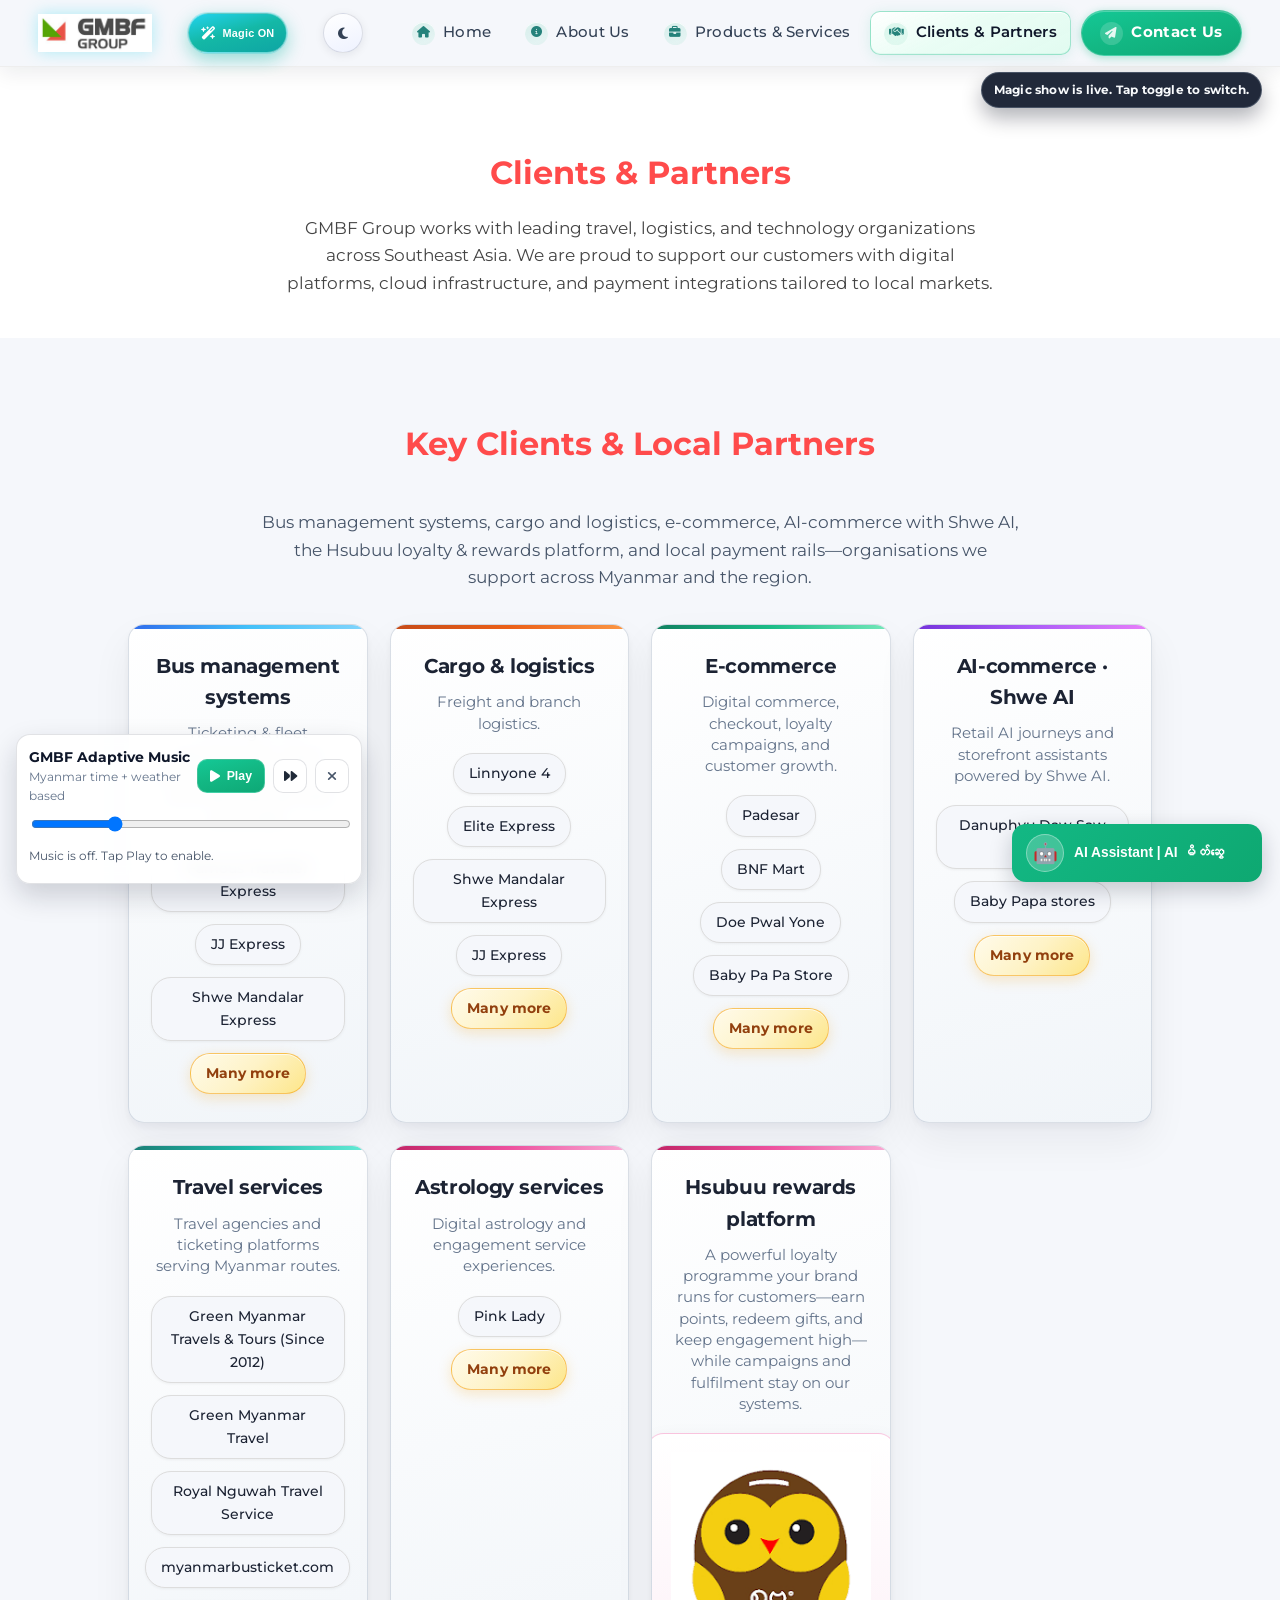
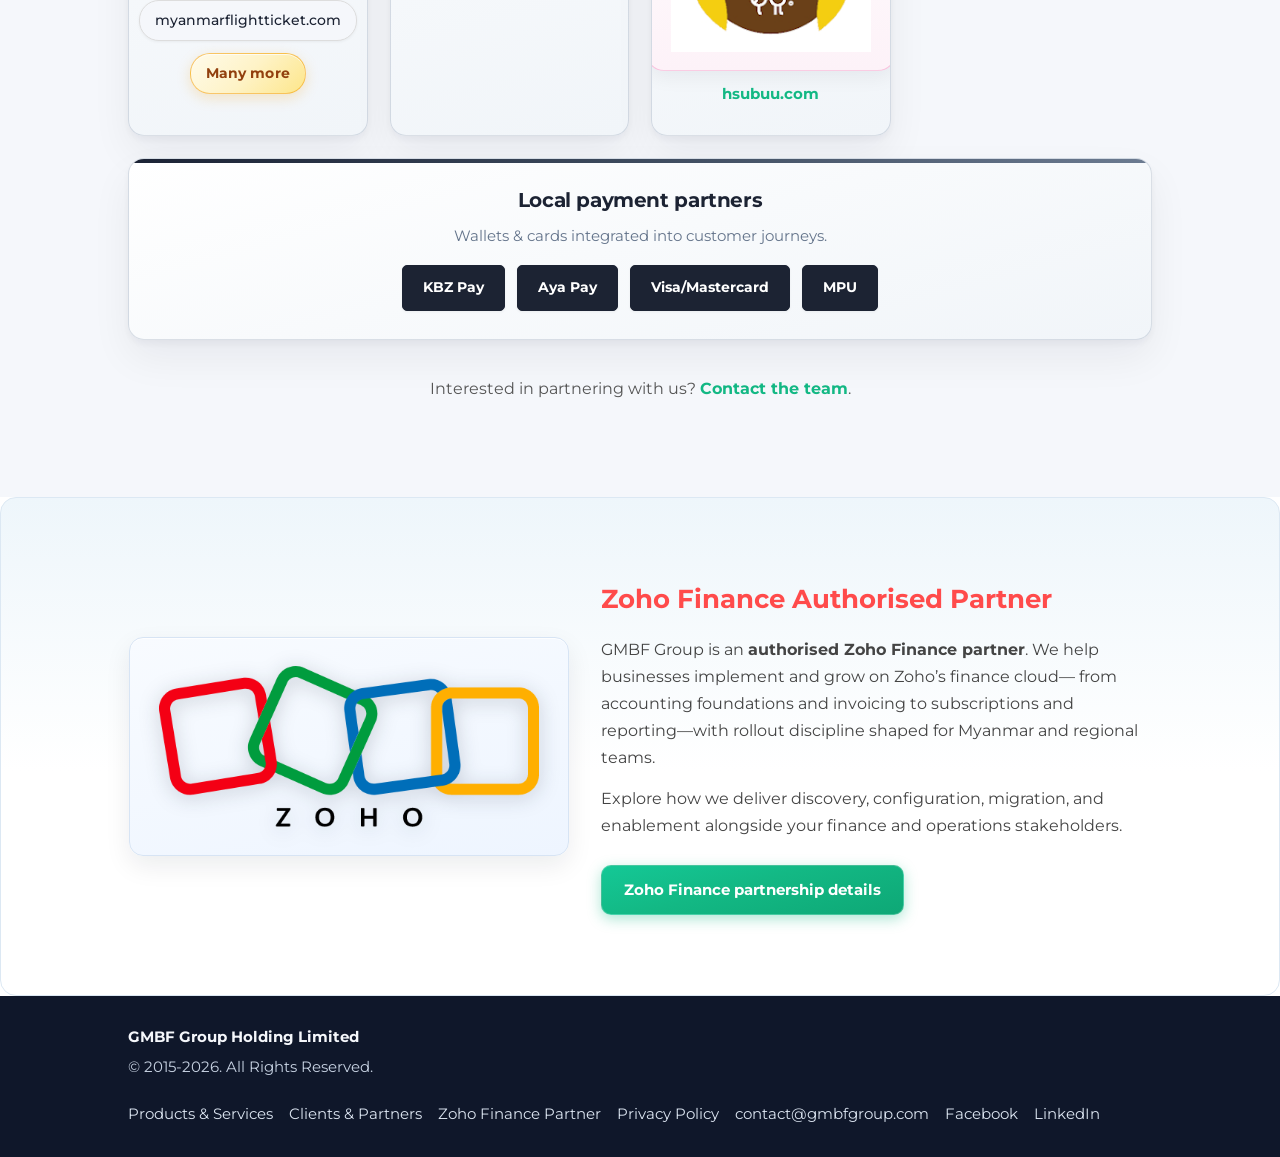
<file: clients-partners.html>
<!DOCTYPE html>
<html lang="en">
    <head>
        <meta charset="UTF-8">
        <meta name="viewport" content="width=device-width, initial-scale=1.0">
        <title>Clients &amp; Partners | GMBF Group</title>
        <meta name="description" content="GMBF Group clients, payment partners, and Zoho Finance Authorised Partner—digital platforms and cloud finance across Southeast Asia.">
        <link rel="stylesheet" href="styles.css?v=20260510-23">
        <link rel="stylesheet" href="mobile.css?v=20260510-23">
        <link
            href="https://fonts.googleapis.com/css2?family=Montserrat:wght@400;700&display=swap"
            rel="stylesheet">
        <link rel="stylesheet" href="https://cdnjs.cloudflare.com/ajax/libs/font-awesome/6.5.2/css/all.min.css">
    </head>
    <body class="clients-partners-page">
        <header class="site-header">
            <div class="header-bar">
                <div class="logo">
                    <a href="index.html" class="logo-link" aria-label="GMBF Group home">
                        <img src="logo.png" alt="GMBF Group Logo" class="header-logo">
                    </a>
                </div>
                <button type="button" class="nav-toggle" id="nav-toggle" aria-expanded="false" aria-controls="primary-nav" aria-label="Open menu">
                    <span class="nav-toggle-bar"></span>
                    <span class="nav-toggle-bar"></span>
                    <span class="nav-toggle-bar"></span>
                </button>
                <button type="button" class="theme-toggle" id="theme-toggle" aria-label="Switch to night mode" title="Switch to night mode">
                    <i class="fa-solid fa-moon" aria-hidden="true"></i>
                </button>
                <nav id="primary-nav" aria-label="Primary navigation">
                    <a href="index.html#home"><i class="fa-solid fa-house nav-icon" aria-hidden="true"></i><span class="nav-label">Home</span></a>
                    <a href="index.html#about"><i class="fa-solid fa-circle-info nav-icon" aria-hidden="true"></i><span class="nav-label">About Us</span></a>
                    <a href="products-services.html"><i class="fa-solid fa-briefcase nav-icon" aria-hidden="true"></i><span class="nav-label">Products &amp; Services</span></a>
                    <a href="clients-partners.html" aria-current="page"><i class="fa-solid fa-handshake nav-icon" aria-hidden="true"></i><span class="nav-label">Clients &amp; Partners</span></a>
                    <a href="index.html#contact" class="cta-button"><i class="fa-solid fa-paper-plane nav-icon" aria-hidden="true"></i><span class="nav-label">Contact Us</span></a>
                </nav>
            </div>
        </header>
        <div class="nav-backdrop" id="nav-backdrop" aria-hidden="true" tabindex="-1"></div>

        <main>
            <section class="content-section clients-page-hero">
                <h1>Clients &amp; Partners</h1>
                <p class="clients-page-lead">
                    GMBF Group works with leading travel, logistics, and
                    technology organizations across Southeast Asia. We are proud
                    to support our customers with digital platforms, cloud
                    infrastructure, and payment integrations tailored to local
                    markets.
                </p>
            </section>

            <section class="content-section partners-section partners-section--showcase">
                <h2 class="clients-page-section-title">Key Clients &amp; Local Partners</h2>
                <p class="partners-section-intro partners-section-intro--clients-page">
                    Bus management systems, cargo and logistics, e-commerce, AI-commerce with Shwe AI, the Hsubuu loyalty &amp; rewards platform, and local payment rails—organisations we support across Myanmar and the region.
                </p>

                <div class="partners-showcase-grid">
                    <article class="partner-showcase-card partner-showcase-card--bus">
                        <h4>Bus management systems</h4>
                        <p class="partner-showcase-desc">Ticketing &amp; fleet operations for coach networks, including long-running travel services since 2012.</p>
                        <div class="logo-grid client-logos">
                            <a href="https://famoustravellerinternational.com/" target="_blank" rel="noopener noreferrer"><span class="logo-badge">Famous Traveller Express</span></a>
                            <a href="https://www.jjexpress.net/" target="_blank" rel="noopener noreferrer"><span class="logo-badge">JJ Express</span></a>
                            <a href="https://shwemandalarexpress.com.mm/" target="_blank" rel="noopener noreferrer"><span class="logo-badge">Shwe Mandalar Express</span></a>
                            <span class="logo-badge logo-badge--more">Many more</span>
                        </div>
                    </article>

                    <article class="partner-showcase-card partner-showcase-card--cargo">
                        <h4>Cargo &amp; logistics</h4>
                        <p class="partner-showcase-desc">Freight and branch logistics.</p>
                        <div class="logo-grid client-logos">
                            <a href="https://linnyone4.com/" target="_blank" rel="noopener noreferrer"><span class="logo-badge">Linnyone 4</span></a>
                            <span class="logo-badge">Elite Express</span>
                            <a href="https://shwemandalarexpress.com.mm/" target="_blank" rel="noopener noreferrer"><span class="logo-badge">Shwe Mandalar Express</span></a>
                            <a href="https://www.jjexpress.net/" target="_blank" rel="noopener noreferrer"><span class="logo-badge">JJ Express</span></a>
                            <span class="logo-badge logo-badge--more">Many more</span>
                        </div>
                    </article>

                    <article class="partner-showcase-card partner-showcase-card--commerce">
                        <h4>E-commerce</h4>
                        <p class="partner-showcase-desc">Digital commerce, checkout, loyalty campaigns, and customer growth.</p>
                        <div class="logo-grid client-logos">
                            <a href="https://padesar.com/" target="_blank" rel="noopener noreferrer"><span class="logo-badge">Padesar</span></a>
                            <a href="https://bnfmart.com/" target="_blank" rel="noopener noreferrer"><span class="logo-badge">BNF Mart</span></a>
                            <span class="logo-badge">Doe Pwal Yone</span>
                            <span class="logo-badge">Baby Pa Pa Store</span>
                            <span class="logo-badge logo-badge--more">Many more</span>
                        </div>
                    </article>

                    <article class="partner-showcase-card partner-showcase-card--ai">
                        <h4>AI-commerce · Shwe AI</h4>
                        <p class="partner-showcase-desc">Retail AI journeys and storefront assistants powered by Shwe AI.</p>
                        <div class="logo-grid client-logos">
                            <a href="https://shweai.ai/" target="_blank" rel="noopener noreferrer"><span class="logo-badge">Danuphyu Daw Saw Yee</span></a>
                            <span class="logo-badge">Baby Papa stores</span>
                            <span class="logo-badge logo-badge--more">Many more</span>
                        </div>
                    </article>

                    <article class="partner-showcase-card partner-showcase-card--travel">
                        <h4>Travel services</h4>
                        <p class="partner-showcase-desc">Travel agencies and ticketing platforms serving Myanmar routes.</p>
                        <div class="logo-grid client-logos">
                            <span class="logo-badge">Green Myanmar Travels &amp; Tours (Since 2012)</span>
                            <span class="logo-badge">Green Myanmar Travel</span>
                            <span class="logo-badge">Royal Nguwah Travel Service</span>
                            <a href="https://myanmarbusticket.com/" target="_blank" rel="noopener noreferrer"><span class="logo-badge">myanmarbusticket.com</span></a>
                            <a href="https://myanmarflightticket.com/" target="_blank" rel="noopener noreferrer"><span class="logo-badge">myanmarflightticket.com</span></a>
                            <span class="logo-badge logo-badge--more">Many more</span>
                        </div>
                    </article>

                    <article class="partner-showcase-card partner-showcase-card--astrology">
                        <h4>Astrology services</h4>
                        <p class="partner-showcase-desc">Digital astrology and engagement service experiences.</p>
                        <div class="logo-grid client-logos">
                            <span class="logo-badge">Pink Lady</span>
                            <span class="logo-badge logo-badge--more">Many more</span>
                        </div>
                    </article>

                    <article class="partner-showcase-card partner-showcase-card--rewards">
                        <h4>Hsubuu rewards platform</h4>
                        <p class="partner-showcase-desc">A powerful loyalty programme your brand runs for customers—earn points, redeem gifts, and keep engagement high—while campaigns and fulfilment stay on our systems.</p>
                        <div class="partner-hsubuu-brand">
                            <a href="https://hsubuu.com/" target="_blank" rel="noopener noreferrer" class="partner-hsubuu-link" title="Hsubuu — visit hsubuu.com">
                                <img src="images/logo-hsubuu.png" alt="Hsubuu — စုဗူး loyalty and rewards" width="216" height="216" loading="lazy" decoding="async" class="partner-hsubuu-logo">
                            </a>
                            <p class="partner-hsubuu-site"><a href="https://hsubuu.com/" target="_blank" rel="noopener noreferrer">hsubuu.com</a></p>
                        </div>
                    </article>

                    <article class="partner-showcase-card partner-showcase-card--payments partner-showcase-card--fullwidth">
                        <h4>Local payment partners</h4>
                        <p class="partner-showcase-desc">Wallets &amp; cards integrated into customer journeys.</p>
                        <div class="logo-grid payment-logos">
                            <span class="logo-badge payment-badge">KBZ Pay</span>
                            <span class="logo-badge payment-badge">Aya Pay</span>
                            <span class="logo-badge payment-badge">Visa/Mastercard</span>
                            <span class="logo-badge payment-badge">MPU</span>
                        </div>
                    </article>
                </div>

                <p class="clients-page-outro">
                    Interested in partnering with us?
                    <a href="index.html#contact" class="clients-page-contact-link">Contact the team</a>.
                </p>
            </section>

            <section class="content-section zoho-partner-highlight">
                <div class="zoho-partner-card">
                    <div class="zoho-partner-logo-wrap">
                        <img src="images/logo-zoho-finance-partner.png" alt="Zoho Finance Authorised Partner badge" width="512" height="216" loading="lazy" decoding="async">
                    </div>
                    <div class="zoho-partner-copy">
                        <h2 class="clients-page-section-title">Zoho Finance Authorised Partner</h2>
                        <p>
                            GMBF Group is an <strong>authorised Zoho Finance partner</strong>. We help businesses implement and grow on Zoho’s finance cloud—
                            from accounting foundations and invoicing to subscriptions and reporting—with rollout discipline shaped for Myanmar and regional teams.
                        </p>
                        <p>
                            Explore how we deliver discovery, configuration, migration, and enablement alongside your finance and operations stakeholders.
                        </p>
                        <a href="zoho-finance-partner.html" class="zoho-partner-cta">Zoho Finance partnership details</a>
                    </div>
                </div>
            </section>
        </main>

        <footer>
            <div class="footer-grid">
                <div>
                    <p class="footer-brand">GMBF Group Holding Limited</p>
                    <p class="footer-copy">&copy; 2015-2026. All Rights Reserved.</p>
                </div>
                <div class="footer-links">
                    <a href="products-services.html">Products &amp; Services</a>
                    <a href="clients-partners.html">Clients &amp; Partners</a>
                    <a href="zoho-finance-partner.html">Zoho Finance Partner</a>
                    <a href="privacy-policy.html">Privacy Policy</a>
                    <a href="mailto:contact@gmbfgroup.com">contact@gmbfgroup.com</a>
                    <a href="https://www.facebook.com/gmbfgroup/" target="_blank" rel="noopener noreferrer">Facebook</a>
                    <a href="https://mm.linkedin.com/company/gmbf-group" target="_blank" rel="noopener noreferrer">LinkedIn</a>
                </div>
            </div>
        </footer>
        <script src="theme-switcher.js?v=20260510-21"></script>
        <script src="magic-show.js?v=20260510-23"></script>
        <script src="audio-manager.js?v=20260510-22"></script>
        <script src="nav.js?v=20260510-21"></script>
        <script src="chat.js?v=20260510-21"></script>
    </body>
</html>
</file>
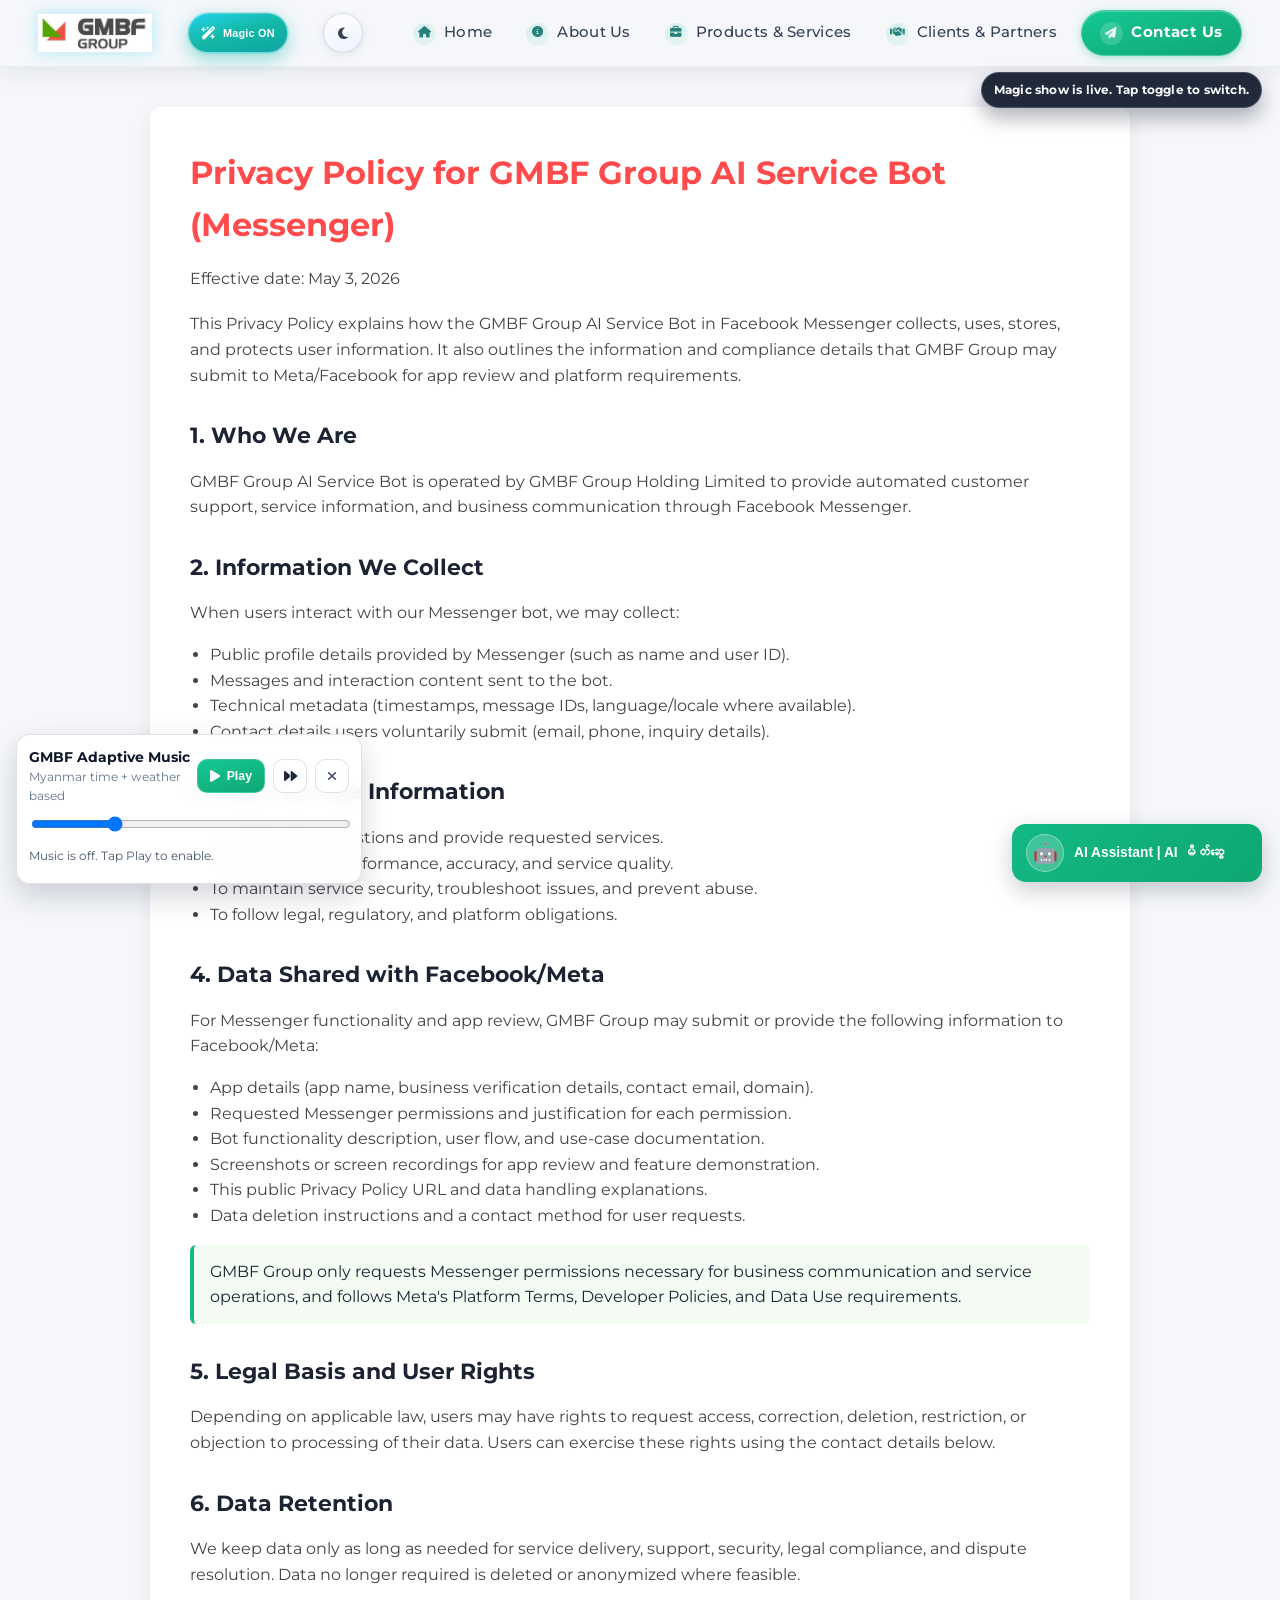
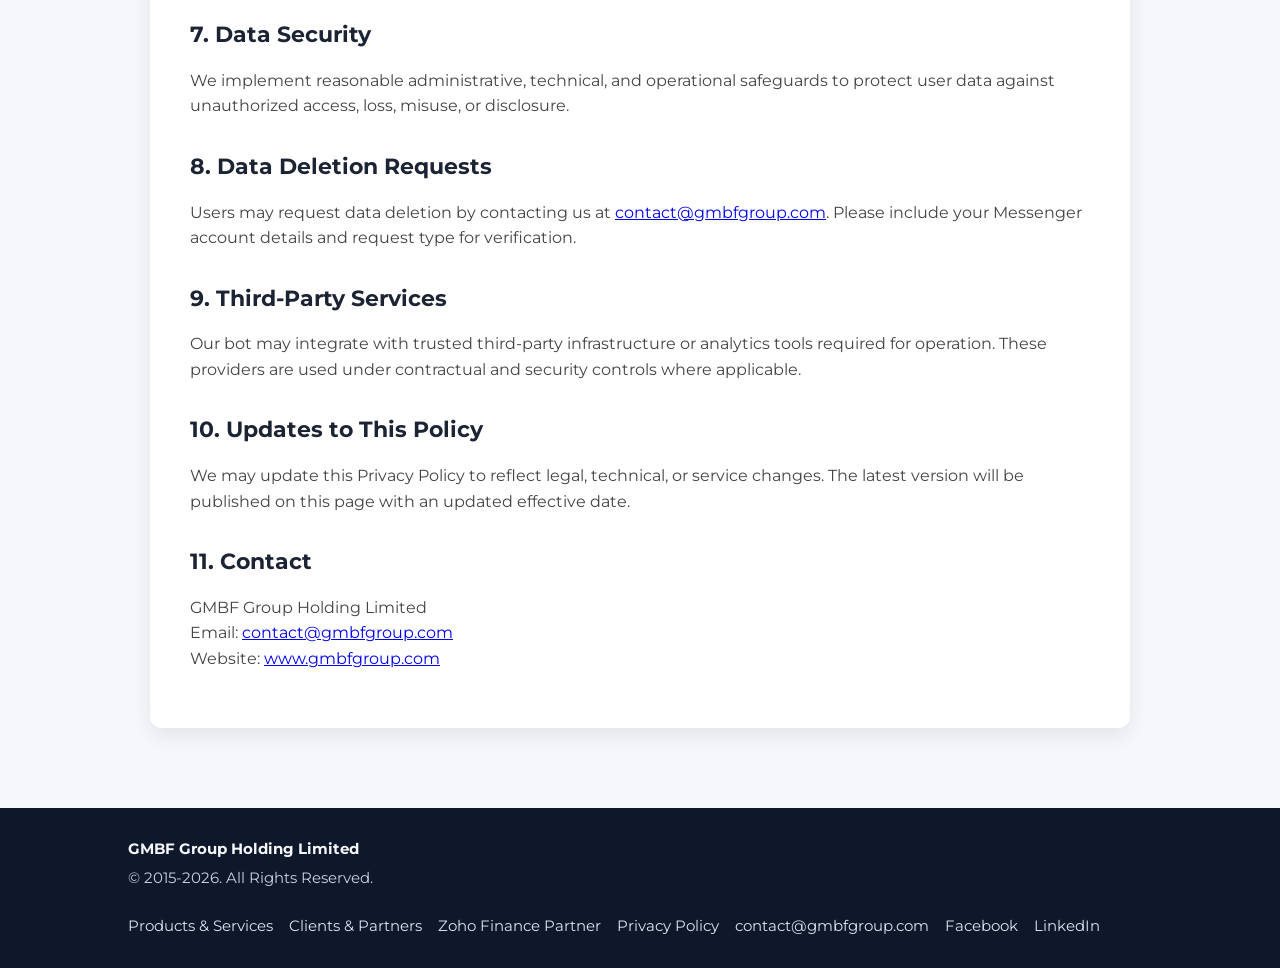
<file: privacy-policy.html>
<!DOCTYPE html>
<html lang="en">
    <head>
        <meta charset="UTF-8">
        <meta name="viewport" content="width=device-width, initial-scale=1.0">
        <title>Privacy Policy | GMBF Group AI Service Bot</title>
        <link rel="stylesheet" href="styles.css?v=20260510-23">
        <link rel="stylesheet" href="mobile.css?v=20260510-23">
        <link
            href="https://fonts.googleapis.com/css2?family=Montserrat:wght@400;700&display=swap"
            rel="stylesheet">
        <link rel="stylesheet" href="https://cdnjs.cloudflare.com/ajax/libs/font-awesome/6.5.2/css/all.min.css">
    </head>
    <body class="policy-page">
        <header class="site-header">
            <div class="header-bar">
                <div class="logo">
                    <a href="index.html" class="logo-link" aria-label="GMBF Group home">
                        <img src="logo.png" alt="GMBF Group Logo" class="header-logo">
                    </a>
                </div>
                <button type="button" class="nav-toggle" id="nav-toggle" aria-expanded="false" aria-controls="primary-nav" aria-label="Open menu">
                    <span class="nav-toggle-bar"></span>
                    <span class="nav-toggle-bar"></span>
                    <span class="nav-toggle-bar"></span>
                </button>
                <button type="button" class="theme-toggle" id="theme-toggle" aria-label="Switch to night mode" title="Switch to night mode">
                    <i class="fa-solid fa-moon" aria-hidden="true"></i>
                </button>
                <nav id="primary-nav" aria-label="Primary navigation">
                    <a href="index.html#home"><i class="fa-solid fa-house nav-icon" aria-hidden="true"></i><span class="nav-label">Home</span></a>
                    <a href="index.html#about"><i class="fa-solid fa-circle-info nav-icon" aria-hidden="true"></i><span class="nav-label">About Us</span></a>
                    <a href="products-services.html"><i class="fa-solid fa-briefcase nav-icon" aria-hidden="true"></i><span class="nav-label">Products &amp; Services</span></a>
                    <a href="clients-partners.html"><i class="fa-solid fa-handshake nav-icon" aria-hidden="true"></i><span class="nav-label">Clients &amp; Partners</span></a>
                    <a href="index.html#contact" class="cta-button"><i class="fa-solid fa-paper-plane nav-icon" aria-hidden="true"></i><span class="nav-label">Contact Us</span></a>
                </nav>
            </div>
        </header>
        <div class="nav-backdrop" id="nav-backdrop" aria-hidden="true" tabindex="-1"></div>

        <main class="policy-wrapper">
            <h1>Privacy Policy for GMBF Group AI Service Bot (Messenger)</h1>
            <p class="policy-meta">Effective date: May 3, 2026</p>

            <p>
                This Privacy Policy explains how the GMBF Group AI Service Bot
                in Facebook Messenger collects, uses, stores, and protects user
                information. It also outlines the information and compliance
                details that GMBF Group may submit to Meta/Facebook for app
                review and platform requirements.
            </p>

            <h2>1. Who We Are</h2>
            <p>
                GMBF Group AI Service Bot is operated by GMBF Group Holding
                Limited to provide automated customer support, service
                information, and business communication through Facebook
                Messenger.
            </p>

            <h2>2. Information We Collect</h2>
            <p>When users interact with our Messenger bot, we may collect:</p>
            <ul>
                <li>Public profile details provided by Messenger (such as name and user ID).</li>
                <li>Messages and interaction content sent to the bot.</li>
                <li>Technical metadata (timestamps, message IDs, language/locale where available).</li>
                <li>Contact details users voluntarily submit (email, phone, inquiry details).</li>
            </ul>

            <h2>3. How We Use Information</h2>
            <ul>
                <li>To respond to questions and provide requested services.</li>
                <li>To improve bot performance, accuracy, and service quality.</li>
                <li>To maintain service security, troubleshoot issues, and prevent abuse.</li>
                <li>To follow legal, regulatory, and platform obligations.</li>
            </ul>

            <h2>4. Data Shared with Facebook/Meta</h2>
            <p>
                For Messenger functionality and app review, GMBF Group may
                submit or provide the following information to Facebook/Meta:
            </p>
            <ul>
                <li>App details (app name, business verification details, contact email, domain).</li>
                <li>Requested Messenger permissions and justification for each permission.</li>
                <li>Bot functionality description, user flow, and use-case documentation.</li>
                <li>Screenshots or screen recordings for app review and feature demonstration.</li>
                <li>This public Privacy Policy URL and data handling explanations.</li>
                <li>Data deletion instructions and a contact method for user requests.</li>
            </ul>

            <div class="policy-highlight">
                GMBF Group only requests Messenger permissions necessary for
                business communication and service operations, and follows
                Meta's Platform Terms, Developer Policies, and Data Use
                requirements.
            </div>

            <h2>5. Legal Basis and User Rights</h2>
            <p>
                Depending on applicable law, users may have rights to request
                access, correction, deletion, restriction, or objection to
                processing of their data. Users can exercise these rights using
                the contact details below.
            </p>

            <h2>6. Data Retention</h2>
            <p>
                We keep data only as long as needed for service delivery,
                support, security, legal compliance, and dispute resolution.
                Data no longer required is deleted or anonymized where feasible.
            </p>

            <h2>7. Data Security</h2>
            <p>
                We implement reasonable administrative, technical, and
                operational safeguards to protect user data against unauthorized
                access, loss, misuse, or disclosure.
            </p>

            <h2>8. Data Deletion Requests</h2>
            <p>
                Users may request data deletion by contacting us at
                <a href="mailto:contact@gmbfgroup.com">contact@gmbfgroup.com</a>.
                Please include your Messenger account details and request type
                for verification.
            </p>

            <h2>9. Third-Party Services</h2>
            <p>
                Our bot may integrate with trusted third-party infrastructure or
                analytics tools required for operation. These providers are used
                under contractual and security controls where applicable.
            </p>

            <h2>10. Updates to This Policy</h2>
            <p>
                We may update this Privacy Policy to reflect legal, technical,
                or service changes. The latest version will be published on this
                page with an updated effective date.
            </p>

            <h2>11. Contact</h2>
            <p>
                GMBF Group Holding Limited<br>
                Email: <a href="mailto:contact@gmbfgroup.com">contact@gmbfgroup.com</a><br>
                Website: <a href="https://www.gmbfgroup.com" target="_blank">www.gmbfgroup.com</a>
            </p>
        </main>

        <footer>
            <div class="footer-grid">
                <div>
                    <p class="footer-brand">GMBF Group Holding Limited</p>
                    <p class="footer-copy">&copy; 2015-2026. All Rights Reserved.</p>
                </div>
                <div class="footer-links">
                    <a href="products-services.html">Products &amp; Services</a>
                    <a href="clients-partners.html">Clients &amp; Partners</a>
                    <a href="zoho-finance-partner.html">Zoho Finance Partner</a>
                    <a href="privacy-policy.html">Privacy Policy</a>
                    <a href="mailto:contact@gmbfgroup.com">contact@gmbfgroup.com</a>
                    <a href="https://www.facebook.com/gmbfgroup/" target="_blank" rel="noopener noreferrer">Facebook</a>
                    <a href="https://mm.linkedin.com/company/gmbf-group" target="_blank" rel="noopener noreferrer">LinkedIn</a>
                </div>
            </div>
        </footer>
        <script src="theme-switcher.js?v=20260510-21"></script>
        <script src="magic-show.js?v=20260510-23"></script>
        <script src="audio-manager.js?v=20260510-22"></script>
        <script src="nav.js?v=20260510-21"></script>
        <script src="chat.js?v=20260510-21"></script>
    </body>
</html>
</file>
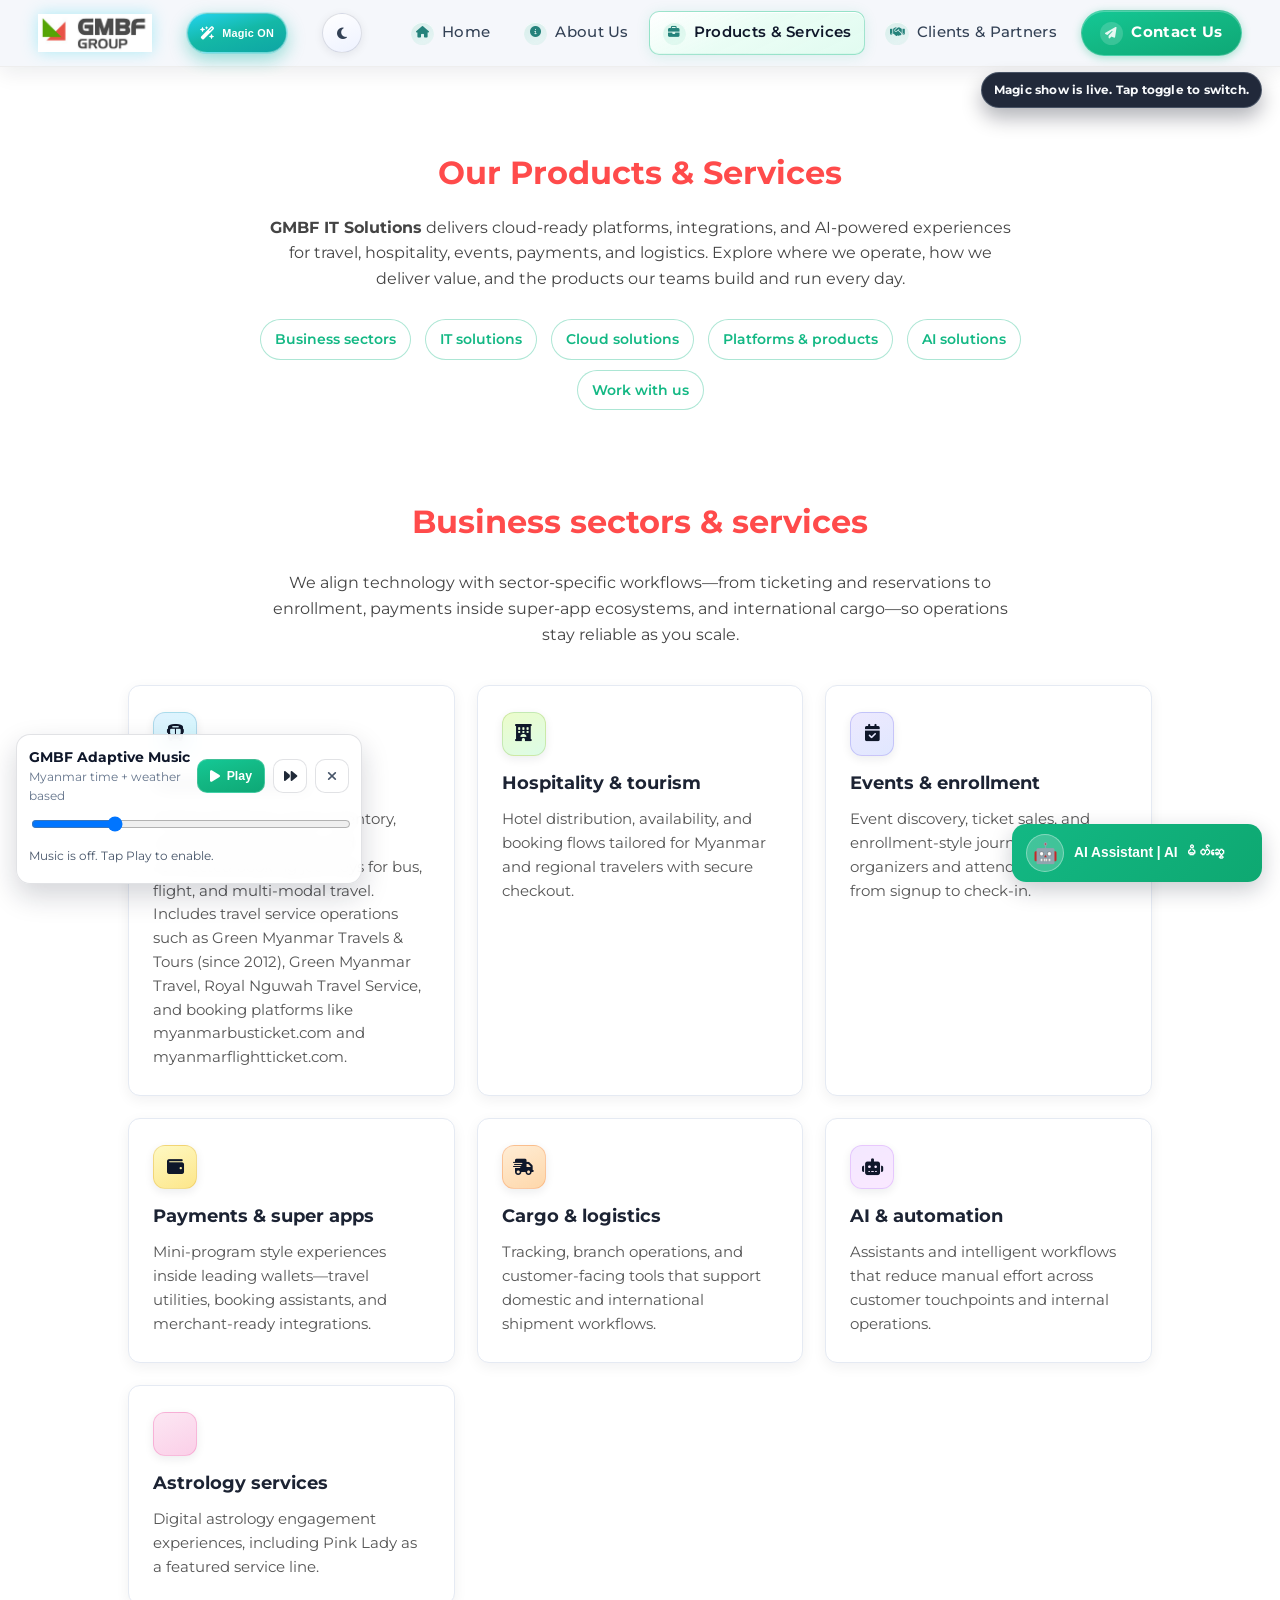
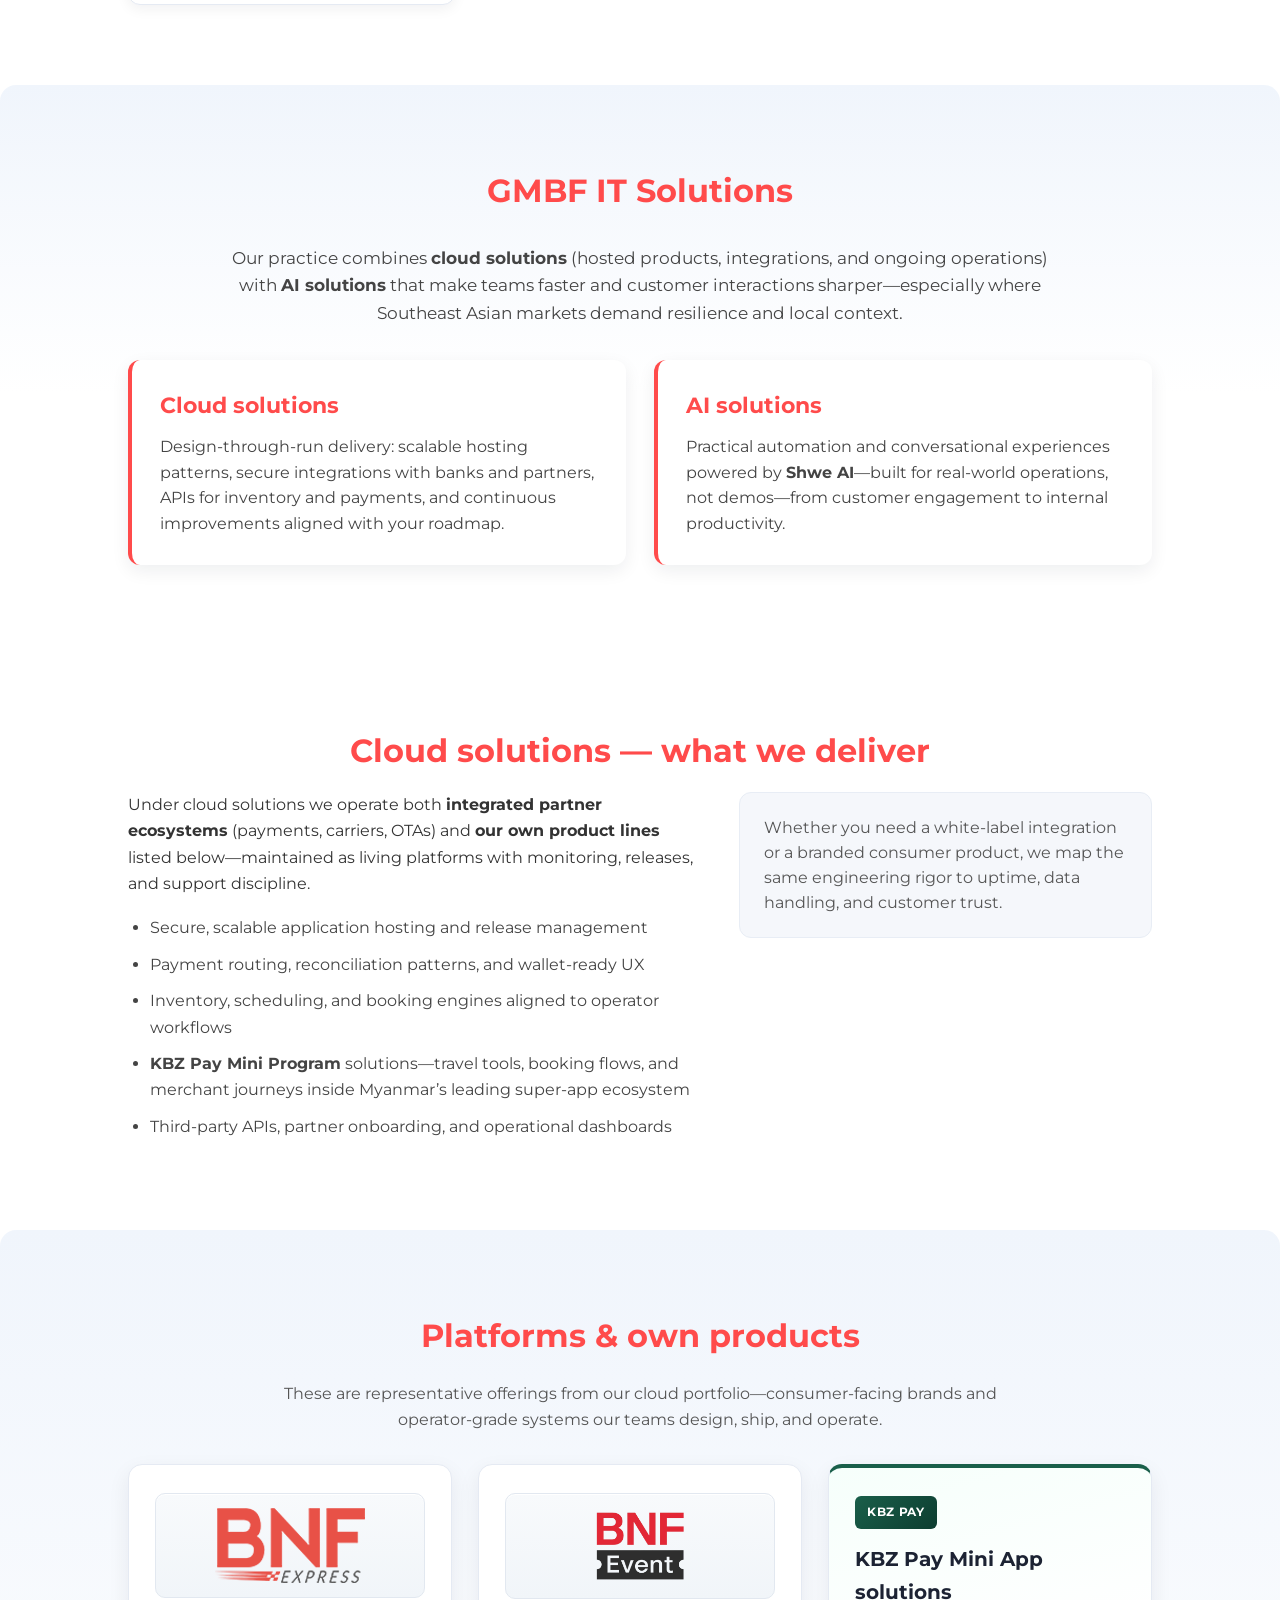
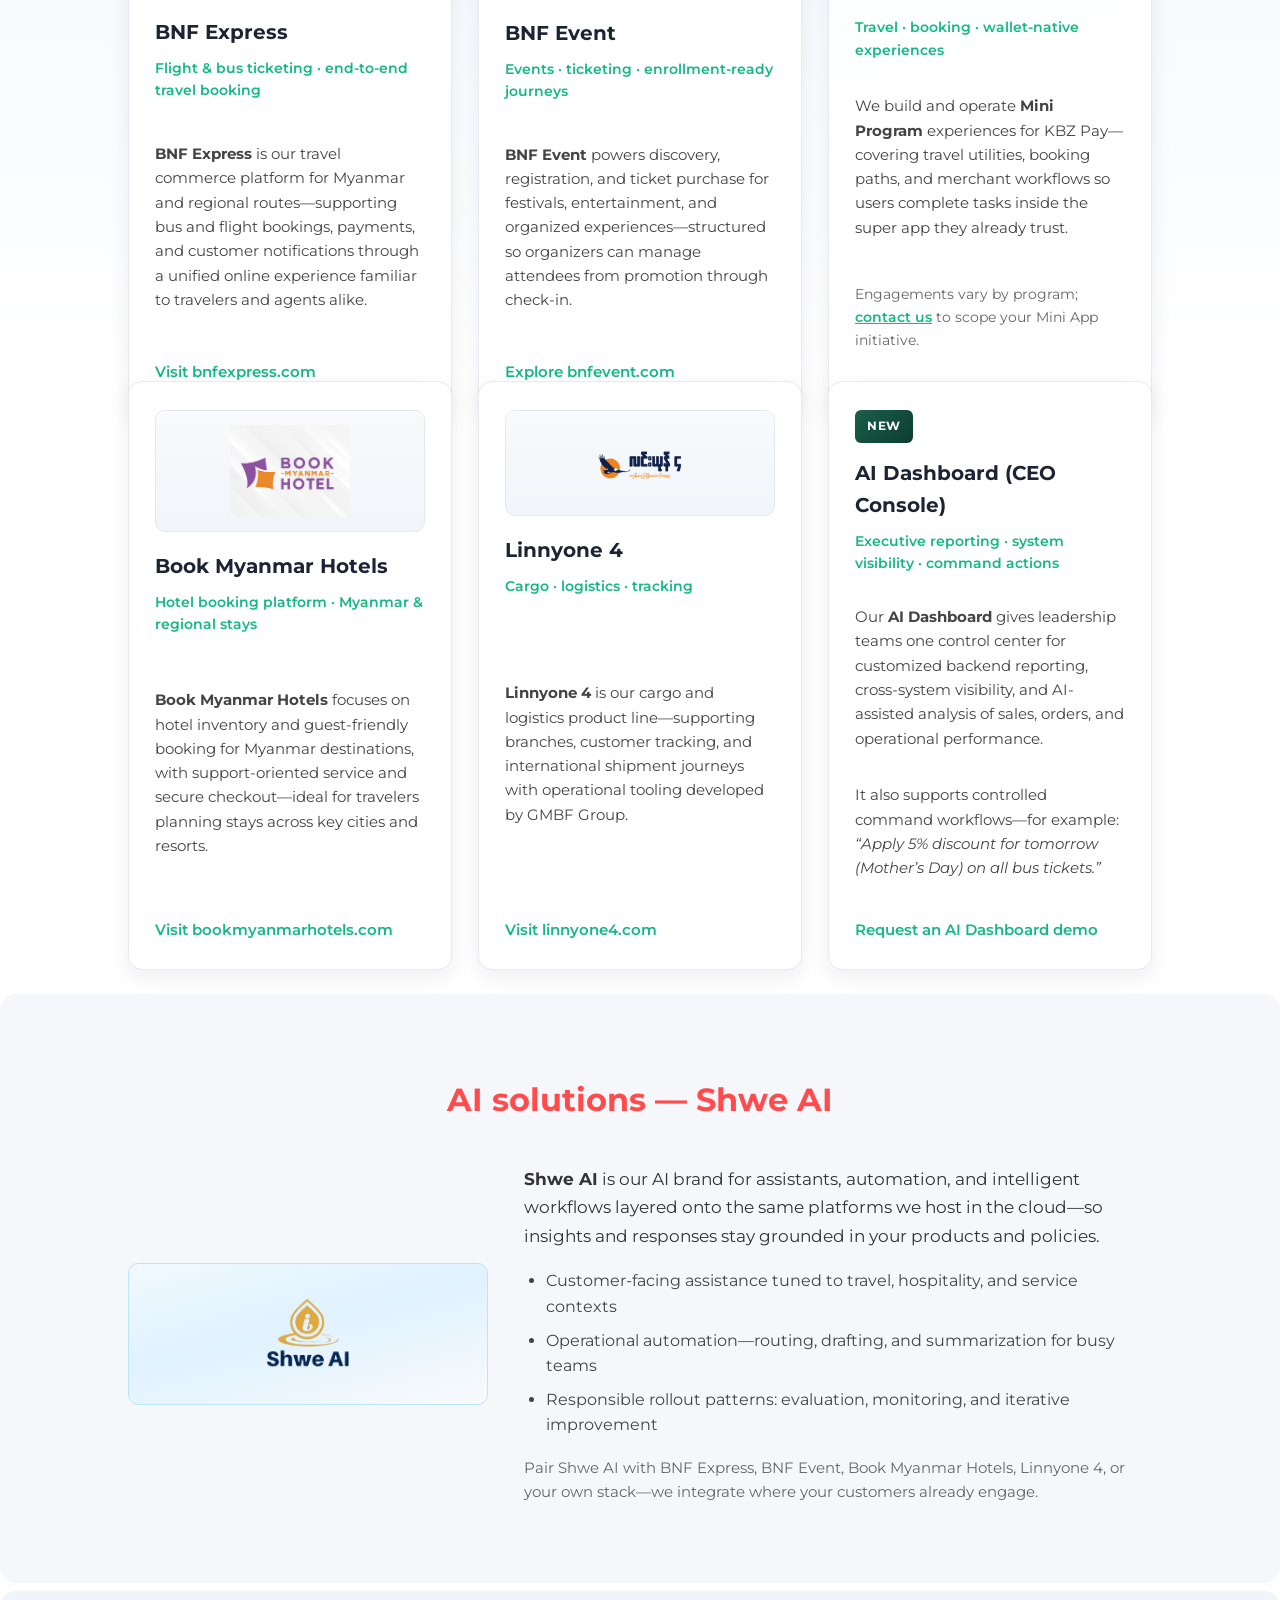
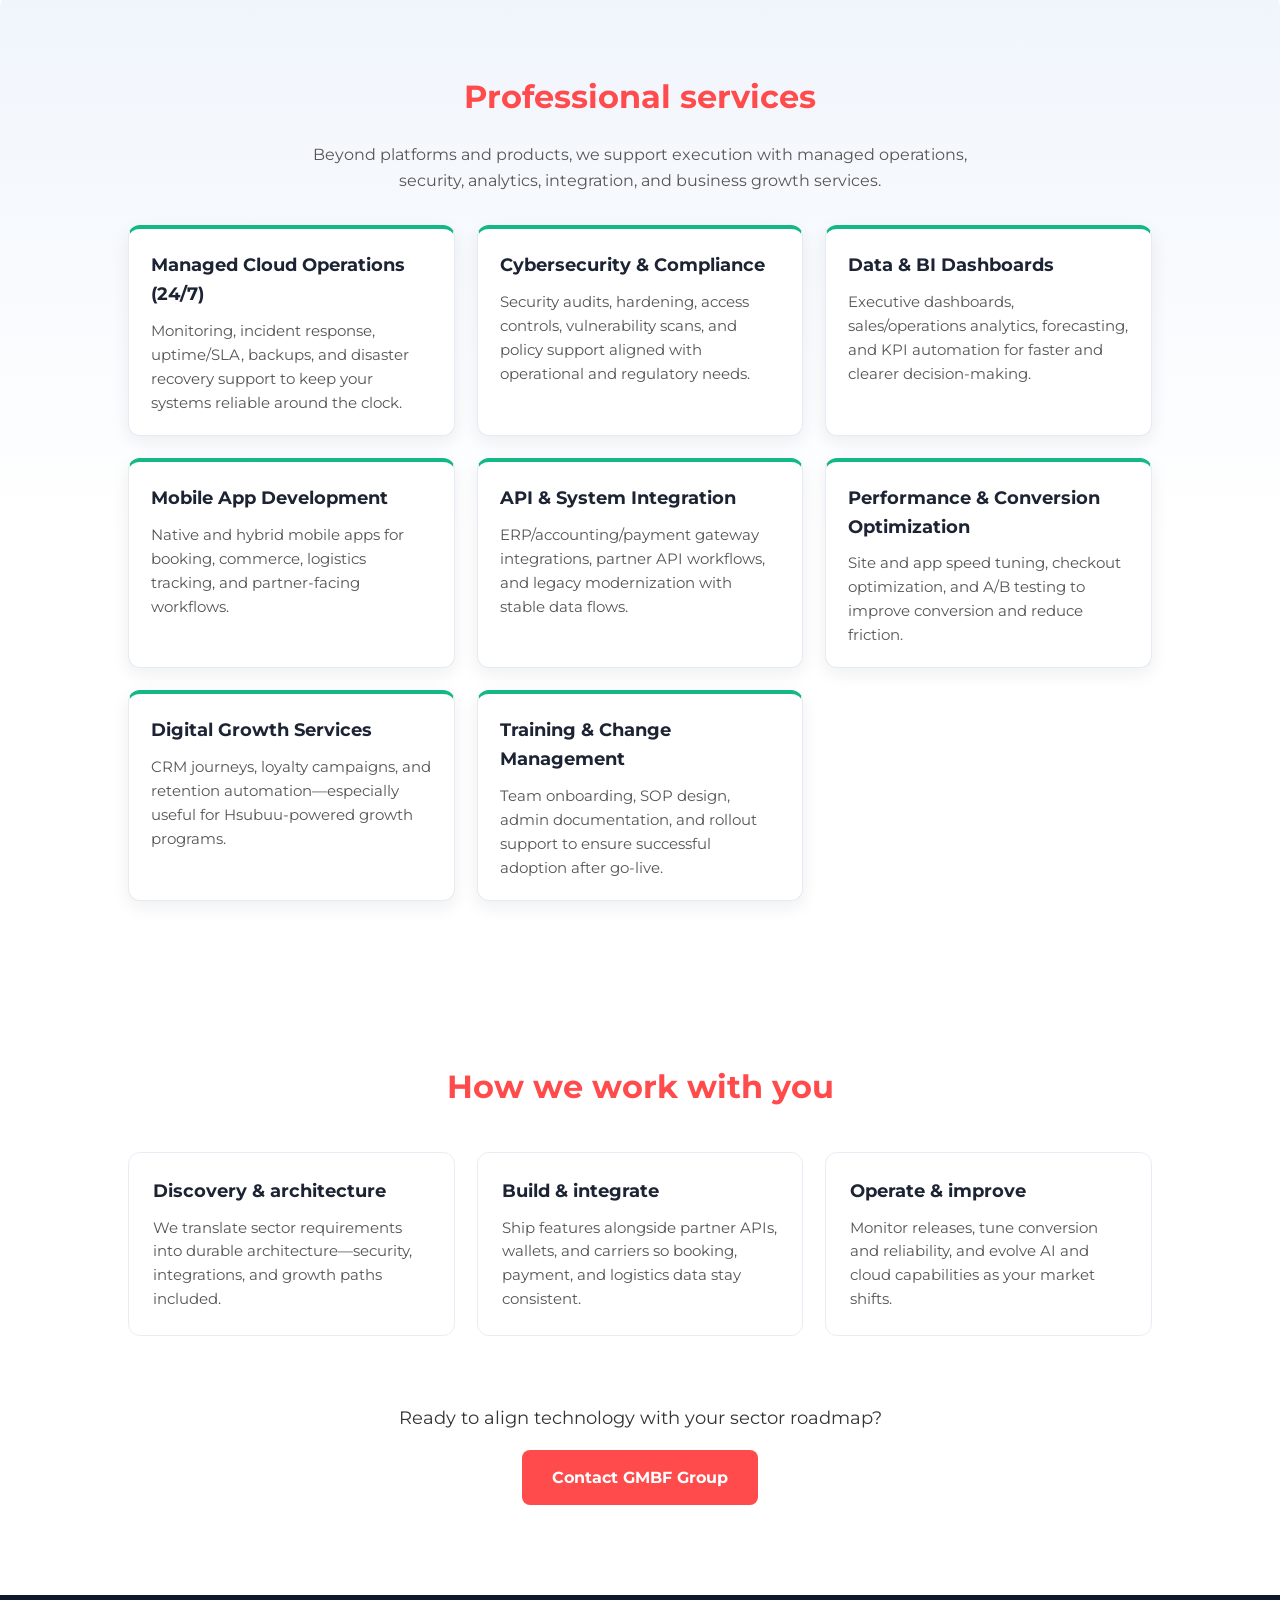
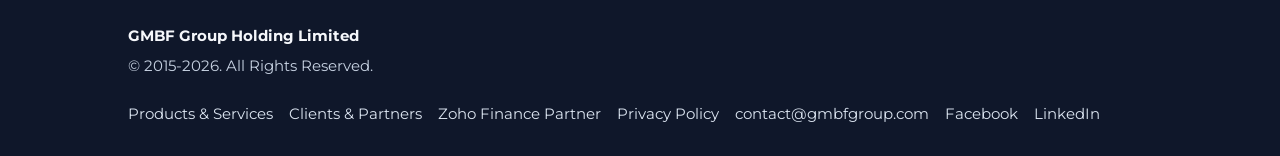
<file: products-services.html>
<!DOCTYPE html>
<html lang="en">
    <head>
        <meta charset="UTF-8">
        <meta name="viewport" content="width=device-width, initial-scale=1.0">
        <title>Products &amp; Services | GMBF Group</title>
        <meta name="description" content="GMBF IT Solutions: cloud platforms, AI with Shwe AI, BNF Express, BNF Event, Book Myanmar Hotels, KBZ Pay Mini Programs, and Linnyone4 logistics.">
        <link rel="stylesheet" href="styles.css?v=20260510-23">
        <link rel="stylesheet" href="mobile.css?v=20260510-23">
        <link
            href="https://fonts.googleapis.com/css2?family=Montserrat:wght@400;600;700&display=swap"
            rel="stylesheet">
        <link rel="stylesheet" href="https://cdnjs.cloudflare.com/ajax/libs/font-awesome/6.5.2/css/all.min.css">
    </head>
    <body class="products-services-page">
        <header class="site-header">
            <div class="header-bar">
                <div class="logo">
                    <a href="index.html" class="logo-link" aria-label="GMBF Group home">
                        <img src="logo.png" alt="GMBF Group Logo" class="header-logo">
                    </a>
                </div>
                <button type="button" class="nav-toggle" id="nav-toggle" aria-expanded="false" aria-controls="primary-nav" aria-label="Open menu">
                    <span class="nav-toggle-bar"></span>
                    <span class="nav-toggle-bar"></span>
                    <span class="nav-toggle-bar"></span>
                </button>
                <button type="button" class="theme-toggle" id="theme-toggle" aria-label="Switch to night mode" title="Switch to night mode">
                    <i class="fa-solid fa-moon" aria-hidden="true"></i>
                </button>
                <nav id="primary-nav" aria-label="Primary navigation">
                    <a href="index.html#home"><i class="fa-solid fa-house nav-icon" aria-hidden="true"></i><span class="nav-label">Home</span></a>
                    <a href="index.html#about"><i class="fa-solid fa-circle-info nav-icon" aria-hidden="true"></i><span class="nav-label">About Us</span></a>
                    <a href="products-services.html" aria-current="page"><i class="fa-solid fa-briefcase nav-icon" aria-hidden="true"></i><span class="nav-label">Products &amp; Services</span></a>
                    <a href="clients-partners.html"><i class="fa-solid fa-handshake nav-icon" aria-hidden="true"></i><span class="nav-label">Clients &amp; Partners</span></a>
                    <a href="index.html#contact" class="cta-button"><i class="fa-solid fa-paper-plane nav-icon" aria-hidden="true"></i><span class="nav-label">Contact Us</span></a>
                </nav>
            </div>
        </header>
        <div class="nav-backdrop" id="nav-backdrop" aria-hidden="true" tabindex="-1"></div>

        <main>
            <section class="content-section products-services-hero">
                <h1>Our Products &amp; Services</h1>
                <p class="products-services-lead">
                    <strong>GMBF IT Solutions</strong> delivers cloud-ready platforms, integrations,
                    and AI-powered experiences for travel, hospitality, events, payments, and logistics.
                    Explore where we operate, how we deliver value, and the products our teams build and run every day.
                </p>
                <nav class="products-toc" aria-label="On this page">
                    <a href="#sectors">Business sectors</a>
                    <a href="#it-solutions">IT solutions</a>
                    <a href="#cloud-solutions">Cloud solutions</a>
                    <a href="#platforms">Platforms &amp; products</a>
                    <a href="#ai-solutions">AI solutions</a>
                    <a href="#partner-with-us">Work with us</a>
                </nav>
            </section>

            <section id="sectors" class="content-section sectors-section">
                <h2 class="products-services-section-title">Business sectors &amp; services</h2>
                <p class="sectors-intro">
                    We align technology with sector-specific workflows—from ticketing and reservations to enrollment,
                    payments inside super-app ecosystems, and international cargo—so operations stay reliable as you scale.
                </p>
                <div class="sectors-grid">
                    <article class="sector-card sector-card--travel">
                        <div class="sector-card-icon" aria-hidden="true"><i class="fa-solid fa-bus"></i></div>
                        <h3>Travel &amp; mobility</h3>
                        <p>Online ticketing, route inventory, customer notifications, and connected booking journeys for bus, flight, and multi-modal travel.</p>
                        <p>Includes travel service operations such as Green Myanmar Travels &amp; Tours (since 2012), Green Myanmar Travel, Royal Nguwah Travel Service, and booking platforms like myanmarbusticket.com and myanmarflightticket.com.</p>
                    </article>
                    <article class="sector-card sector-card--hospitality">
                        <div class="sector-card-icon" aria-hidden="true"><i class="fa-solid fa-hotel"></i></div>
                        <h3>Hospitality &amp; tourism</h3>
                        <p>Hotel distribution, availability, and booking flows tailored for Myanmar and regional travelers with secure checkout.</p>
                    </article>
                    <article class="sector-card sector-card--events">
                        <div class="sector-card-icon" aria-hidden="true"><i class="fa-solid fa-calendar-check"></i></div>
                        <h3>Events &amp; enrollment</h3>
                        <p>Event discovery, ticket sales, and enrollment-style journeys that keep organizers and attendees aligned from signup to check-in.</p>
                    </article>
                    <article class="sector-card sector-card--payments">
                        <div class="sector-card-icon" aria-hidden="true"><i class="fa-solid fa-wallet"></i></div>
                        <h3>Payments &amp; super apps</h3>
                        <p>Mini-program style experiences inside leading wallets—travel utilities, booking assistants, and merchant-ready integrations.</p>
                    </article>
                    <article class="sector-card sector-card--cargo">
                        <div class="sector-card-icon" aria-hidden="true"><i class="fa-solid fa-truck-fast"></i></div>
                        <h3>Cargo &amp; logistics</h3>
                        <p>Tracking, branch operations, and customer-facing tools that support domestic and international shipment workflows.</p>
                    </article>
                    <article class="sector-card sector-card--ai">
                        <div class="sector-card-icon" aria-hidden="true"><i class="fa-solid fa-robot"></i></div>
                        <h3>AI &amp; automation</h3>
                        <p>Assistants and intelligent workflows that reduce manual effort across customer touchpoints and internal operations.</p>
                    </article>
                    <article class="sector-card sector-card--astrology">
                        <div class="sector-card-icon" aria-hidden="true"><i class="fa-solid fa-moon-stars"></i></div>
                        <h3>Astrology services</h3>
                        <p>Digital astrology engagement experiences, including Pink Lady as a featured service line.</p>
                    </article>
                </div>
            </section>

            <section id="it-solutions" class="content-section it-solutions-intro section-surface">
                <h2 class="products-services-section-title">GMBF IT Solutions</h2>
                <p class="it-solutions-lead">
                    Our practice combines <strong>cloud solutions</strong> (hosted products, integrations, and ongoing operations)
                    with <strong>AI solutions</strong> that make teams faster and customer interactions sharper—especially where Southeast Asian markets demand resilience and local context.
                </p>
                <div class="solution-pillars">
                    <article class="solution-pillar">
                        <h3>Cloud solutions</h3>
                        <p>
                            Design-through-run delivery: scalable hosting patterns, secure integrations with banks and partners,
                            APIs for inventory and payments, and continuous improvements aligned with your roadmap.
                        </p>
                    </article>
                    <article class="solution-pillar">
                        <h3>AI solutions</h3>
                        <p>
                            Practical automation and conversational experiences powered by <strong>Shwe AI</strong>—built for real-world operations,
                            not demos—from customer engagement to internal productivity.
                        </p>
                    </article>
                </div>
            </section>

            <section id="cloud-solutions" class="content-section cloud-solutions-detail">
                <h2 class="products-services-section-title">Cloud solutions — what we deliver</h2>
                <div class="cloud-split">
                    <div>
                        <p class="cloud-lead">
                            Under cloud solutions we operate both <strong>integrated partner ecosystems</strong> (payments, carriers, OTAs)
                            and <strong>our own product lines</strong> listed below—maintained as living platforms with monitoring, releases, and support discipline.
                        </p>
                        <ul class="cloud-capabilities">
                            <li>Secure, scalable application hosting and release management</li>
                            <li>Payment routing, reconciliation patterns, and wallet-ready UX</li>
                            <li>Inventory, scheduling, and booking engines aligned to operator workflows</li>
                            <li><strong>KBZ Pay Mini Program</strong> solutions—travel tools, booking flows, and merchant journeys inside Myanmar’s leading super-app ecosystem</li>
                            <li>Third-party APIs, partner onboarding, and operational dashboards</li>
                        </ul>
                    </div>
                    <aside class="cloud-aside" aria-label="Summary">
                        <p>
                            Whether you need a white-label integration or a branded consumer product, we map the same engineering rigor to uptime,
                            data handling, and customer trust.
                        </p>
                    </aside>
                </div>
            </section>

            <section id="platforms" class="content-section platforms-showcase section-surface">
                <h2 class="products-services-section-title">Platforms &amp; own products</h2>
                <p class="platforms-intro">
                    These are representative offerings from our cloud portfolio—consumer-facing brands and operator-grade systems our teams design, ship, and operate.
                </p>
                <div class="product-showcase-grid">
                    <article class="product-showcase-card">
                        <div class="product-showcase-logo product-showcase-logo--tray" role="img" aria-label="BNF Express logo">
                            <img src="images/logo-bnf-express.png" alt="" width="200" height="80" loading="lazy" decoding="async">
                        </div>
                        <h3>BNF Express</h3>
                        <p class="product-showcase-tagline">Flight &amp; bus ticketing · end-to-end travel booking</p>
                        <p>
                            <strong>BNF Express</strong> is our travel commerce platform for Myanmar and regional routes—supporting bus and flight bookings,
                            payments, and customer notifications through a unified online experience familiar to travelers and agents alike.
                        </p>
                        <a href="https://bnfexpress.com/" class="product-showcase-link" target="_blank" rel="noopener noreferrer">Visit bnfexpress.com</a>
                    </article>

                    <article class="product-showcase-card">
                        <div class="product-showcase-logo product-showcase-logo--tray" role="img" aria-label="BNF Event logo">
                            <img src="images/logo-bnf-event.png" alt="" width="200" height="80" loading="lazy" decoding="async">
                        </div>
                        <h3>BNF Event</h3>
                        <p class="product-showcase-tagline">Events · ticketing · enrollment-ready journeys</p>
                        <p>
                            <strong>BNF Event</strong> powers discovery, registration, and ticket purchase for festivals, entertainment, and organized experiences—structured so organizers can manage attendees from promotion through check-in.
                        </p>
                        <a href="https://www.bnfevent.com/" class="product-showcase-link" target="_blank" rel="noopener noreferrer">Explore bnfevent.com</a>
                    </article>

                    <article class="product-showcase-card product-showcase-card--accent">
                        <div class="mini-program-badge" aria-hidden="true">KBZ Pay</div>
                        <h3>KBZ Pay Mini App solutions</h3>
                        <p class="product-showcase-tagline">Travel · booking · wallet-native experiences</p>
                        <p>
                            We build and operate <strong>Mini Program</strong> experiences for KBZ Pay—covering travel utilities, booking paths,
                            and merchant workflows so users complete tasks inside the super app they already trust.
                        </p>
                        <p class="product-showcase-note">Engagements vary by program; <a href="index.html#contact">contact us</a> to scope your Mini App initiative.</p>
                    </article>

                    <article class="product-showcase-card">
                        <div class="product-showcase-logo product-showcase-logo--tray product-showcase-logo--hotel" role="img" aria-label="Book Myanmar Hotels logo">
                            <img src="images/logo-book-myanmar-hotels.jpg" alt="" width="280" height="120" loading="lazy" decoding="async">
                        </div>
                        <h3>Book Myanmar Hotels</h3>
                        <p class="product-showcase-tagline">Hotel booking platform · Myanmar &amp; regional stays</p>
                        <p>
                            <strong>Book Myanmar Hotels</strong> focuses on hotel inventory and guest-friendly booking for Myanmar destinations,
                            with support-oriented service and secure checkout—ideal for travelers planning stays across key cities and resorts.
                        </p>
                        <a href="https://bookmyanmarhotels.com/" class="product-showcase-link" target="_blank" rel="noopener noreferrer">Visit bookmyanmarhotels.com</a>
                    </article>

                    <article class="product-showcase-card">
                        <div class="product-showcase-logo product-showcase-logo--tray" role="img" aria-label="Linnyone 4 logo">
                            <img src="images/logo-linnyone4.png" alt="" width="220" height="72" loading="lazy" decoding="async">
                        </div>
                        <h3>Linnyone 4</h3>
                        <p class="product-showcase-tagline">Cargo · logistics · tracking</p>
                        <p>
                            <strong>Linnyone 4</strong> is our cargo and logistics product line—supporting branches, customer tracking, and international shipment journeys with operational tooling developed by GMBF Group.
                        </p>
                        <a href="https://linnyone4.com/" class="product-showcase-link" target="_blank" rel="noopener noreferrer">Visit linnyone4.com</a>
                    </article>

                    <article class="product-showcase-card">
                        <div class="mini-program-badge" aria-hidden="true">New</div>
                        <h3>AI Dashboard (CEO Console)</h3>
                        <p class="product-showcase-tagline">Executive reporting · system visibility · command actions</p>
                        <p>
                            Our <strong>AI Dashboard</strong> gives leadership teams one control center for customized backend reporting, cross-system visibility, and AI-assisted analysis of sales, orders, and operational performance.
                        </p>
                        <p>
                            It also supports controlled command workflows—for example: <em>“Apply 5% discount for tomorrow (Mother’s Day) on all bus tickets.”</em>
                        </p>
                        <a href="index.html#contact" class="product-showcase-link">Request an AI Dashboard demo</a>
                    </article>
                </div>
            </section>

            <section id="ai-solutions" class="content-section ai-solutions-section">
                <h2 class="products-services-section-title">AI solutions — Shwe AI</h2>
                <div class="ai-split">
                    <div class="ai-brand">
                        <div class="product-showcase-logo product-showcase-logo--ai">
                            <img src="images/logo-shwe-ai.png" alt="Shwe AI logo" width="280" height="140" loading="lazy" decoding="async">
                        </div>
                    </div>
                    <div class="ai-copy">
                        <p class="ai-lead">
                            <strong>Shwe AI</strong> is our AI brand for assistants, automation, and intelligent workflows layered onto the same platforms we host in the cloud—so insights and responses stay grounded in your products and policies.
                        </p>
                        <ul class="ai-benefits">
                            <li>Customer-facing assistance tuned to travel, hospitality, and service contexts</li>
                            <li>Operational automation—routing, drafting, and summarization for busy teams</li>
                            <li>Responsible rollout patterns: evaluation, monitoring, and iterative improvement</li>
                        </ul>
                        <p class="ai-footnote">
                            Pair Shwe AI with BNF Express, BNF Event, Book Myanmar Hotels, Linnyone 4, or your own stack—we integrate where your customers already engage.
                        </p>
                    </div>
                </div>
            </section>

            <section id="professional-services" class="content-section professional-services-section section-surface">
                <h2 class="products-services-section-title">Professional services</h2>
                <p class="platforms-intro">
                    Beyond platforms and products, we support execution with managed operations, security, analytics, integration, and business growth services.
                </p>
                <div class="pro-services-grid">
                    <article class="pro-service-card">
                        <h3>Managed Cloud Operations (24/7)</h3>
                        <p>Monitoring, incident response, uptime/SLA, backups, and disaster recovery support to keep your systems reliable around the clock.</p>
                    </article>
                    <article class="pro-service-card">
                        <h3>Cybersecurity &amp; Compliance</h3>
                        <p>Security audits, hardening, access controls, vulnerability scans, and policy support aligned with operational and regulatory needs.</p>
                    </article>
                    <article class="pro-service-card">
                        <h3>Data &amp; BI Dashboards</h3>
                        <p>Executive dashboards, sales/operations analytics, forecasting, and KPI automation for faster and clearer decision-making.</p>
                    </article>
                    <article class="pro-service-card">
                        <h3>Mobile App Development</h3>
                        <p>Native and hybrid mobile apps for booking, commerce, logistics tracking, and partner-facing workflows.</p>
                    </article>
                    <article class="pro-service-card">
                        <h3>API &amp; System Integration</h3>
                        <p>ERP/accounting/payment gateway integrations, partner API workflows, and legacy modernization with stable data flows.</p>
                    </article>
                    <article class="pro-service-card">
                        <h3>Performance &amp; Conversion Optimization</h3>
                        <p>Site and app speed tuning, checkout optimization, and A/B testing to improve conversion and reduce friction.</p>
                    </article>
                    <article class="pro-service-card">
                        <h3>Digital Growth Services</h3>
                        <p>CRM journeys, loyalty campaigns, and retention automation—especially useful for Hsubuu-powered growth programs.</p>
                    </article>
                    <article class="pro-service-card">
                        <h3>Training &amp; Change Management</h3>
                        <p>Team onboarding, SOP design, admin documentation, and rollout support to ensure successful adoption after go-live.</p>
                    </article>
                </div>
            </section>

            <section id="partner-with-us" class="content-section partner-outlook">
                <h2 class="products-services-section-title">How we work with you</h2>
                <div class="partner-grid">
                    <article class="partner-point">
                        <h3>Discovery &amp; architecture</h3>
                        <p>We translate sector requirements into durable architecture—security, integrations, and growth paths included.</p>
                    </article>
                    <article class="partner-point">
                        <h3>Build &amp; integrate</h3>
                        <p>Ship features alongside partner APIs, wallets, and carriers so booking, payment, and logistics data stay consistent.</p>
                    </article>
                    <article class="partner-point">
                        <h3>Operate &amp; improve</h3>
                        <p>Monitor releases, tune conversion and reliability, and evolve AI and cloud capabilities as your market shifts.</p>
                    </article>
                </div>
                <div class="products-outro">
                    <p>Ready to align technology with your sector roadmap?</p>
                    <a href="index.html#contact" class="main-cta">Contact GMBF Group</a>
                </div>
            </section>
        </main>

        <footer>
            <div class="footer-grid">
                <div>
                    <p class="footer-brand">GMBF Group Holding Limited</p>
                    <p class="footer-copy">&copy; 2015-2026. All Rights Reserved.</p>
                </div>
                <div class="footer-links">
                    <a href="products-services.html">Products &amp; Services</a>
                    <a href="clients-partners.html">Clients &amp; Partners</a>
                    <a href="zoho-finance-partner.html">Zoho Finance Partner</a>
                    <a href="privacy-policy.html">Privacy Policy</a>
                    <a href="mailto:contact@gmbfgroup.com">contact@gmbfgroup.com</a>
                    <a href="https://www.facebook.com/gmbfgroup/" target="_blank" rel="noopener noreferrer">Facebook</a>
                    <a href="https://mm.linkedin.com/company/gmbf-group" target="_blank" rel="noopener noreferrer">LinkedIn</a>
                </div>
            </div>
        </footer>
        <script src="theme-switcher.js?v=20260510-21"></script>
        <script src="magic-show.js?v=20260510-23"></script>
        <script src="audio-manager.js?v=20260510-22"></script>
        <script src="nav.js?v=20260510-21"></script>
        <script src="chat.js?v=20260510-21"></script>
    </body>
</html>
</file>
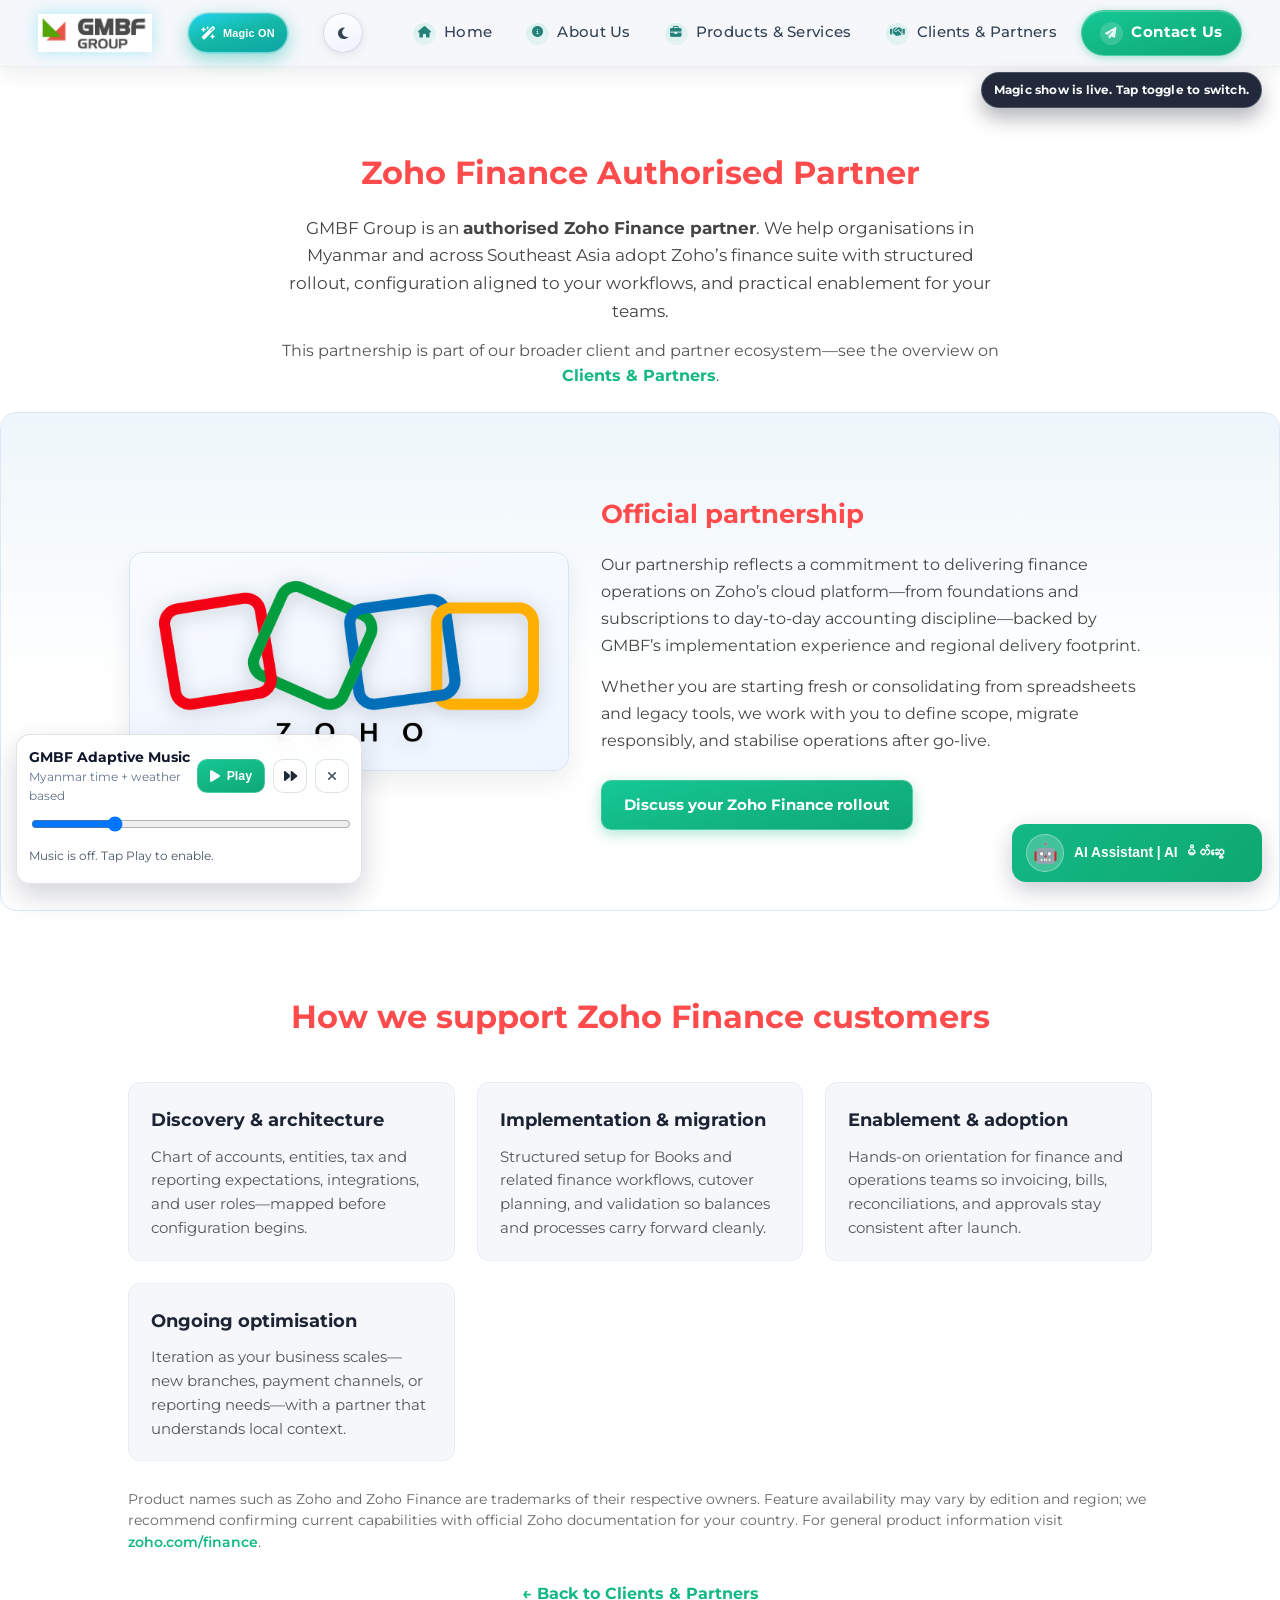
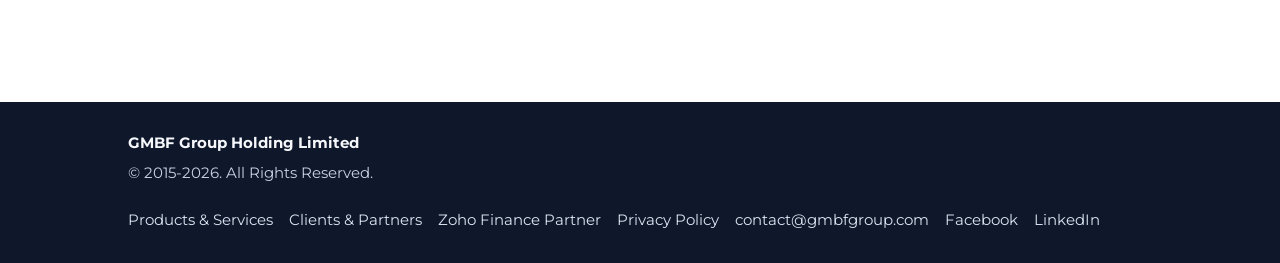
<file: zoho-finance-partner.html>
<!DOCTYPE html>
<html lang="en">
    <head>
        <meta charset="UTF-8">
        <meta name="viewport" content="width=device-width, initial-scale=1.0">
        <title>Zoho Finance Authorised Partner | GMBF Group</title>
        <meta name="description" content="GMBF Group is a Zoho Finance Authorised Partner—implementation, adoption, and regional support for accounting and finance operations on Zoho.">
        <link rel="stylesheet" href="styles.css?v=20260510-23">
        <link rel="stylesheet" href="mobile.css?v=20260510-23">
        <link
            href="https://fonts.googleapis.com/css2?family=Montserrat:wght@400;600;700&display=swap"
            rel="stylesheet">
        <link rel="stylesheet" href="https://cdnjs.cloudflare.com/ajax/libs/font-awesome/6.5.2/css/all.min.css">
    </head>
    <body class="zoho-standalone-page">
        <header class="site-header">
            <div class="header-bar">
                <div class="logo">
                    <a href="index.html" class="logo-link" aria-label="GMBF Group home">
                        <img src="logo.png" alt="GMBF Group Logo" class="header-logo">
                    </a>
                </div>
                <button type="button" class="nav-toggle" id="nav-toggle" aria-expanded="false" aria-controls="primary-nav" aria-label="Open menu">
                    <span class="nav-toggle-bar"></span>
                    <span class="nav-toggle-bar"></span>
                    <span class="nav-toggle-bar"></span>
                </button>
                <button type="button" class="theme-toggle" id="theme-toggle" aria-label="Switch to night mode" title="Switch to night mode">
                    <i class="fa-solid fa-moon" aria-hidden="true"></i>
                </button>
                <nav id="primary-nav" aria-label="Primary navigation">
                    <a href="index.html#home"><i class="fa-solid fa-house nav-icon" aria-hidden="true"></i><span class="nav-label">Home</span></a>
                    <a href="index.html#about"><i class="fa-solid fa-circle-info nav-icon" aria-hidden="true"></i><span class="nav-label">About Us</span></a>
                    <a href="products-services.html"><i class="fa-solid fa-briefcase nav-icon" aria-hidden="true"></i><span class="nav-label">Products &amp; Services</span></a>
                    <a href="clients-partners.html"><i class="fa-solid fa-handshake nav-icon" aria-hidden="true"></i><span class="nav-label">Clients &amp; Partners</span></a>
                    <a href="index.html#contact" class="cta-button"><i class="fa-solid fa-paper-plane nav-icon" aria-hidden="true"></i><span class="nav-label">Contact Us</span></a>
                </nav>
            </div>
        </header>
        <div class="nav-backdrop" id="nav-backdrop" aria-hidden="true" tabindex="-1"></div>

        <main>
            <section class="content-section clients-page-hero zoho-standalone-hero">
                <h1>Zoho Finance Authorised Partner</h1>
                <p class="clients-page-lead">
                    GMBF Group is an <strong>authorised Zoho Finance partner</strong>. We help organisations in Myanmar and across Southeast Asia
                    adopt Zoho’s finance suite with structured rollout, configuration aligned to your workflows, and practical enablement for your teams.
                </p>
                <p class="zoho-cross-lead">
                    This partnership is part of our broader client and partner ecosystem—see the overview on
                    <a href="clients-partners.html" class="clients-page-contact-link">Clients &amp; Partners</a>.
                </p>
            </section>

            <section class="content-section zoho-partner-highlight">
                <div class="zoho-partner-card">
                    <div class="zoho-partner-logo-wrap">
                        <img src="images/logo-zoho-finance-partner.png" alt="Zoho Finance Authorised Partner badge" width="512" height="216" loading="eager" decoding="async">
                    </div>
                    <div class="zoho-partner-copy">
                        <h2 class="clients-page-section-title">Official partnership</h2>
                        <p>
                            Our partnership reflects a commitment to delivering finance operations on Zoho’s cloud platform—from foundations and subscriptions
                            to day-to-day accounting discipline—backed by GMBF’s implementation experience and regional delivery footprint.
                        </p>
                        <p>
                            Whether you are starting fresh or consolidating from spreadsheets and legacy tools, we work with you to define scope,
                            migrate responsibly, and stabilise operations after go-live.
                        </p>
                        <a href="index.html#contact" class="zoho-partner-cta">Discuss your Zoho Finance rollout</a>
                    </div>
                </div>
            </section>

            <section class="content-section">
                <h2 class="clients-page-section-title">How we support Zoho Finance customers</h2>
                <div class="zoho-detail-grid">
                    <article class="zoho-detail-card">
                        <h3>Discovery &amp; architecture</h3>
                        <p>Chart of accounts, entities, tax and reporting expectations, integrations, and user roles—mapped before configuration begins.</p>
                    </article>
                    <article class="zoho-detail-card">
                        <h3>Implementation &amp; migration</h3>
                        <p>Structured setup for Books and related finance workflows, cutover planning, and validation so balances and processes carry forward cleanly.</p>
                    </article>
                    <article class="zoho-detail-card">
                        <h3>Enablement &amp; adoption</h3>
                        <p>Hands-on orientation for finance and operations teams so invoicing, bills, reconciliations, and approvals stay consistent after launch.</p>
                    </article>
                    <article class="zoho-detail-card">
                        <h3>Ongoing optimisation</h3>
                        <p>Iteration as your business scales—new branches, payment channels, or reporting needs—with a partner that understands local context.</p>
                    </article>
                </div>

                <p class="zoho-legal-note">
                    Product names such as Zoho and Zoho Finance are trademarks of their respective owners. Feature availability may vary by edition and region;
                    we recommend confirming current capabilities with official Zoho documentation for your country.
                    For general product information visit <a href="https://www.zoho.com/finance/" target="_blank" rel="noopener noreferrer">zoho.com/finance</a>.
                </p>

                <p class="clients-home-link">
                    <a href="clients-partners.html">← Back to Clients &amp; Partners</a>
                </p>
            </section>
        </main>

        <footer>
            <div class="footer-grid">
                <div>
                    <p class="footer-brand">GMBF Group Holding Limited</p>
                    <p class="footer-copy">&copy; 2015-2026. All Rights Reserved.</p>
                </div>
                <div class="footer-links">
                    <a href="products-services.html">Products &amp; Services</a>
                    <a href="clients-partners.html">Clients &amp; Partners</a>
                    <a href="zoho-finance-partner.html">Zoho Finance Partner</a>
                    <a href="privacy-policy.html">Privacy Policy</a>
                    <a href="mailto:contact@gmbfgroup.com">contact@gmbfgroup.com</a>
                    <a href="https://www.facebook.com/gmbfgroup/" target="_blank" rel="noopener noreferrer">Facebook</a>
                    <a href="https://mm.linkedin.com/company/gmbf-group" target="_blank" rel="noopener noreferrer">LinkedIn</a>
                </div>
            </div>
        </footer>
        <script src="theme-switcher.js?v=20260510-21"></script>
        <script src="magic-show.js?v=20260510-23"></script>
        <script src="audio-manager.js?v=20260510-22"></script>
        <script src="nav.js?v=20260510-21"></script>
        <script src="chat.js?v=20260510-21"></script>
    </body>
</html>
</file>
<file: styles.css>
/*
    GMBF GROUP WEBSITE STYLESHEET
    File: styles.css
    FINAL Consolidated Styles with Professional Partner and Contact Sections.
*/

/* === 1. VARIABLES & BASE STYLES === */
:root {
    --color-primary: #1c2333;
    --color-secondary: #13b884;
    --color-accent: #ff4b4b;
    --color-light: #f5f7fb;
    --color-white: #ffffff;
    --color-dark: #0f172a;
    --font-stack: 'Montserrat', sans-serif;
}

body {
    font-family: var(--font-stack);
    margin: 0;
    padding: 0;
    color: var(--color-primary);
    background-color: var(--color-white);
    line-height: 1.6;
}

h1, h2, h3 {
    font-weight: 700;
    margin-top: 0;
}

h3 {
    font-size: 2em;
    color: var(--color-accent);
    margin-bottom: 40px;
    text-align: center;
}

.content-section {
    padding: 80px 10%;
    max-width: 1200px;
    margin: 0 auto;
}

/* === 2. HEADER & NAVIGATION (MODERNIZED) === */
header.site-header {
    padding: 10px 3%;
    /* Solid header — avoid backdrop-filter here: it creates a containing block in WebKit
       and breaks position:fixed mobile drawer nav inside the header (clips to header strip). */
    background-color: var(--color-light);
    border-bottom: 1px solid #eee; /* Subtle border at the bottom */
    box-shadow: 0 6px 20px rgba(15, 23, 42, 0.08);
    position: sticky;
    top: 0;
    z-index: 100;
}

.header-bar {
    display: flex;
    justify-content: space-between;
    align-items: center;
    width: 100%;
    gap: 12px;
}

.theme-toggle {
    width: 40px;
    height: 40px;
    border-radius: 999px;
    border: 1px solid rgba(15, 23, 42, 0.12);
    background: linear-gradient(160deg, #ffffff 0%, #eef2ff 100%);
    color: #334155;
    display: inline-flex;
    align-items: center;
    justify-content: center;
    cursor: pointer;
    box-shadow: 0 2px 10px rgba(15, 23, 42, 0.08);
    transition: transform 0.2s ease, box-shadow 0.2s ease, color 0.2s ease;
}

.theme-toggle:hover {
    transform: translateY(-1px);
    box-shadow: 0 8px 18px rgba(15, 23, 42, 0.14);
}

.theme-toggle:focus-visible {
    outline: 2px solid rgba(59, 130, 246, 0.5);
    outline-offset: 2px;
}

.magic-toggle {
    width: auto;
    min-width: 40px;
    height: 40px;
    border-radius: 999px;
    border: 1px solid rgba(15, 23, 42, 0.12);
    background: linear-gradient(165deg, #ffffff 0%, #eef2ff 40%, #f5f3ff 100%);
    color: #4c1d95;
    display: inline-flex;
    align-items: center;
    justify-content: center;
    gap: 7px;
    padding: 0 12px;
    cursor: pointer;
    box-shadow: 0 2px 10px rgba(15, 23, 42, 0.08);
    transition: transform 0.2s ease, box-shadow 0.2s ease, color 0.2s ease;
}

.magic-toggle:hover {
    transform: translateY(-1px);
    box-shadow: 0 8px 18px rgba(76, 29, 149, 0.2);
}

.magic-toggle:focus-visible {
    outline: 2px solid rgba(147, 51, 234, 0.45);
    outline-offset: 2px;
}

.magic-toggle-label {
    font-size: 0.68rem;
    font-weight: 800;
    letter-spacing: 0.2px;
}

.magic-toggle.is-active {
    background: linear-gradient(165deg, #22d3ee 0%, #14b8a6 48%, #0ea5a4 100%);
    color: #ffffff;
    border-color: rgba(255, 255, 255, 0.35);
    box-shadow:
        0 6px 18px rgba(20, 184, 166, 0.45),
        0 0 0 1px rgba(34, 211, 238, 0.25);
    animation: magicTogglePulse 2.2s ease-in-out infinite;
}

@keyframes magicTogglePulse {
    0%, 100% { transform: translateY(0px) scale(1); }
    50% { transform: translateY(-1px) scale(1.03); }
}

.magic-hint {
    position: fixed;
    top: 72px;
    right: 18px;
    z-index: 10060;
    background: rgba(15, 23, 42, 0.92);
    color: #f8fafc;
    border: 1px solid rgba(148, 163, 184, 0.34);
    border-radius: 999px;
    padding: 8px 12px;
    font-size: 0.72rem;
    font-weight: 700;
    letter-spacing: 0.2px;
    box-shadow: 0 10px 20px rgba(2, 6, 23, 0.3);
    opacity: 0;
    transform: translateY(-8px);
    transition: opacity 0.26s ease, transform 0.26s ease;
}

.magic-hint.is-visible {
    opacity: 1;
    transform: translateY(0);
}

@keyframes magicHeaderGlow {
    0%, 100% {
        box-shadow: 0 6px 20px rgba(15, 23, 42, 0.08);
        border-bottom-color: rgba(226, 232, 240, 1);
    }
    50% {
        box-shadow: 0 10px 28px rgba(34, 211, 238, 0.26);
        border-bottom-color: rgba(34, 211, 238, 0.4);
    }
}

@keyframes magicNavDance {
    0%, 100% { transform: translateY(0px); }
    50% { transform: translateY(-4px); }
}

body.magic-on header.site-header {
    animation: magicHeaderGlow 2.8s ease-in-out infinite;
}

body.magic-on header nav a:not(.cta-button) {
    animation: magicNavDance 2.1s ease-in-out infinite;
}

body.magic-on header nav a:not(.cta-button):nth-child(2n) {
    animation-delay: 0.35s;
}

body.magic-on .logo-link {
    filter: drop-shadow(0 0 8px rgba(34, 211, 238, 0.35));
}

body.magic-on .hero-content h1,
body.magic-on .hero-content h2,
body.magic-on .hero-content .tagline {
    animation-duration: 3.8s;
}

body.magic-on .main-cta {
    animation: musicPulseSoft 2.2s ease-in-out infinite;
}

body.magic-on .trust-logos-track {
    animation-duration: 18s;
}

body.magic-on .service-card,
body.magic-on .partner-showcase-card,
body.magic-on .pro-service-card,
body.magic-on .product-showcase-card {
    animation: musicFloatCard 4.8s ease-in-out infinite;
}

.ambient-player {
    position: fixed;
    left: 16px;
    bottom: 16px;
    z-index: 1000;
    width: min(320px, calc(100vw - 32px));
    border-radius: 14px;
    padding: 12px 12px 10px;
    background: rgba(255, 255, 255, 0.92);
    border: 1px solid rgba(15, 23, 42, 0.12);
    box-shadow: 0 12px 28px rgba(15, 23, 42, 0.18);
    backdrop-filter: blur(8px);
}

.ambient-player.is-hidden {
    display: none;
}

.ambient-player-head {
    display: flex;
    justify-content: space-between;
    align-items: center;
    margin-bottom: 8px;
}

.ambient-player-title {
    font-size: 0.85rem;
    font-weight: 700;
    color: #0f172a;
}

.ambient-player-sub {
    font-size: 0.74rem;
    color: #64748b;
}

.ambient-player-controls {
    display: flex;
    align-items: center;
    gap: 8px;
}

.ambient-btn {
    border: 1px solid rgba(15, 23, 42, 0.12);
    background: #ffffff;
    color: #1f2937;
    width: 34px;
    height: 34px;
    border-radius: 10px;
    display: inline-flex;
    align-items: center;
    justify-content: center;
    cursor: pointer;
    transition: transform 0.2s ease, box-shadow 0.2s ease, background 0.2s ease;
}

.ambient-btn:hover {
    transform: translateY(-1px);
    box-shadow: 0 6px 12px rgba(15, 23, 42, 0.12);
}

.ambient-btn-close {
    color: #475569;
}

.ambient-btn-main {
    width: auto;
    padding: 0 12px;
    gap: 7px;
    background: linear-gradient(165deg, #14c896 0%, var(--color-secondary) 45%, #0ea876 100%);
    color: #ffffff;
    border-color: rgba(255, 255, 255, 0.2);
    font-weight: 700;
}

.ambient-btn-main span {
    font-size: 0.77rem;
}

.ambient-volume {
    margin-top: 8px;
}

.ambient-volume input {
    width: 100%;
}

.ambient-status {
    margin-top: 8px;
    font-size: 0.75rem;
    color: #475569;
    line-height: 1.35;
    min-height: 2.1em;
}

.ambient-reopen {
    position: fixed;
    left: 16px;
    bottom: 16px;
    z-index: 1001;
    display: none;
    align-items: center;
    gap: 8px;
    border: 1px solid rgba(15, 23, 42, 0.14);
    background: rgba(255, 255, 255, 0.95);
    color: #0f172a;
    border-radius: 999px;
    padding: 10px 12px;
    font-size: 0.8rem;
    font-weight: 700;
    box-shadow: 0 10px 20px rgba(15, 23, 42, 0.16);
    cursor: pointer;
}

.ambient-reopen.is-visible {
    display: inline-flex;
}

.ambient-toast {
    position: fixed;
    left: 16px;
    bottom: 148px;
    z-index: 1002;
    max-width: min(380px, calc(100vw - 32px));
    padding: 10px 12px;
    border-radius: 10px;
    border: 1px solid rgba(15, 23, 42, 0.12);
    background: rgba(15, 23, 42, 0.9);
    color: #f8fafc;
    font-size: 0.78rem;
    line-height: 1.35;
    box-shadow: 0 10px 24px rgba(2, 6, 23, 0.35);
    opacity: 0;
    transform: translateY(8px);
    pointer-events: none;
    transition: opacity 0.2s ease, transform 0.2s ease;
}

.ambient-toast.is-visible {
    opacity: 1;
    transform: translateY(0);
}

@keyframes musicHeroDrift {
    0%, 100% { transform: translateY(0px) scale(1); }
    50% { transform: translateY(-4px) scale(1.004); }
}

@keyframes musicPulseSoft {
    0%, 100% { transform: translateY(0px) scale(1); box-shadow: 0 10px 24px rgba(15, 23, 42, 0.14); }
    50% { transform: translateY(-2px) scale(1.01); box-shadow: 0 14px 28px rgba(14, 165, 233, 0.2); }
}

@keyframes musicFloatCard {
    0%, 100% { transform: translateY(0px); }
    50% { transform: translateY(-3px); }
}

@keyframes musicTextShimmer {
    0%, 100% { transform: translateY(0px); text-shadow: 0 0 0 rgba(56, 189, 248, 0); }
    50% { transform: translateY(-2px); text-shadow: 0 0 18px rgba(56, 189, 248, 0.2); }
}

@keyframes homeTextFloatAuto {
    0%, 100% { transform: translateY(0px); text-shadow: 0 0 0 rgba(34, 211, 238, 0); }
    50% { transform: translateY(-6px); text-shadow: 0 0 22px rgba(34, 211, 238, 0.24); }
}

/* Homepage auto-floating text (always on, subtle show mode). */
.hero-content h1,
.hero-content h2,
.hero-content .tagline {
    will-change: transform;
    animation: homeTextFloatAuto 6.2s ease-in-out infinite;
}

.hero-content h2 {
    animation-duration: 7s;
    animation-delay: 0.45s;
}

.hero-content .tagline {
    animation-duration: 7.8s;
    animation-delay: 0.9s;
}

body.music-live .hero-content {
    animation: musicHeroDrift 14s ease-in-out infinite;
    transform-origin: center;
}

body.music-live .hero-content h1,
body.music-live .hero-content h2,
body.music-live .tagline {
    animation: musicTextShimmer 5.2s ease-in-out infinite;
}

body.music-live .hero-content h2 {
    animation-delay: 0.6s;
}

body.music-live .tagline {
    animation-delay: 1s;
}

body.music-live .main-cta {
    animation: musicPulseSoft 3.8s ease-in-out infinite;
}

body.music-live .service-card,
body.music-live .partner-showcase-card,
body.music-live .pro-service-card,
body.music-live .product-showcase-card {
    animation: musicFloatCard 7.6s ease-in-out infinite;
}

body.music-live .service-card:nth-child(2n),
body.music-live .partner-showcase-card:nth-child(2n),
body.music-live .pro-service-card:nth-child(2n),
body.music-live .product-showcase-card:nth-child(2n) {
    animation-delay: 0.55s;
}

body.music-live .trust-logos-track {
    animation-duration: 24s;
}

body.music-live .products-services-section-title,
body.music-live .clients-page-title,
body.music-live .clients-page-lead,
body.music-live .products-services-lead {
    animation: musicTextShimmer 6.6s ease-in-out infinite;
}

body.music-live .products-services-lead,
body.music-live .clients-page-lead {
    animation-delay: 0.7s;
}

@media (prefers-reduced-motion: reduce) {
    body.music-live .hero-content,
    .hero-content h1,
    .hero-content h2,
    .hero-content .tagline,
    body.music-live .hero-content h1,
    body.music-live .hero-content h2,
    body.music-live .tagline,
    body.music-live .main-cta,
    body.music-live .service-card,
    body.music-live .partner-showcase-card,
    body.music-live .pro-service-card,
    body.music-live .product-showcase-card,
    body.music-live .trust-logos-track,
    body.music-live .products-services-section-title,
    body.music-live .clients-page-title,
    body.music-live .clients-page-lead,
    body.music-live .products-services-lead {
        animation: none !important;
    }
}

.logo {
    flex-shrink: 0;
}

.header-logo {
    height: 38px;
    width: auto;
    vertical-align: middle;
}

.logo-link {
    display: inline-block;
    text-decoration: none;
    line-height: 0;
}

/* Hamburger — visible only in mobile.css (max-width: 992px) */
.nav-toggle {
    display: none;
    position: relative;
    width: 44px;
    height: 44px;
    padding: 0;
    border: none;
    border-radius: 10px;
    background: rgba(19, 184, 132, 0.08);
    cursor: pointer;
    color: var(--color-primary);
    flex-shrink: 0;
}

.nav-toggle:focus-visible {
    outline: 2px solid rgba(19, 184, 132, 0.5);
    outline-offset: 2px;
}

.nav-toggle-bar {
    position: absolute;
    left: 11px;
    width: 22px;
    height: 2px;
    background: currentColor;
    border-radius: 1px;
    transition: transform 0.28s cubic-bezier(0.4, 0, 0.2, 1), opacity 0.2s ease, top 0.28s cubic-bezier(0.4, 0, 0.2, 1);
}

.nav-toggle-bar:nth-child(1) {
    top: 15px;
}

.nav-toggle-bar:nth-child(2) {
    top: 21px;
}

.nav-toggle-bar:nth-child(3) {
    top: 27px;
}

.site-header.nav-open .nav-toggle {
    background: rgba(19, 184, 132, 0.16);
}

.site-header.nav-open .nav-toggle-bar:nth-child(1) {
    top: 21px;
    transform: rotate(45deg);
}

.site-header.nav-open .nav-toggle-bar:nth-child(2) {
    opacity: 0;
}

.site-header.nav-open .nav-toggle-bar:nth-child(3) {
    top: 21px;
    transform: rotate(-45deg);
}

/* Scope to header only — avoids styling <nav class="products-toc"> in page content */
header nav {
    display: flex;
    align-items: center;
    justify-content: flex-end;
    flex-wrap: nowrap;
    gap: 6px;
}

header nav a {
    text-decoration: none;
    color: var(--color-primary);
    font-weight: 500;
    font-size: 0.92rem;
    letter-spacing: 0.02em;
    position: relative;
    border-radius: 10px;
    animation: navItemIn 0.45s ease both;
    z-index: 1;
}

header nav a .nav-icon {
    display: inline-flex;
    align-items: center;
    justify-content: center;
    width: 1.45rem;
    height: 1.45rem;
    font-size: 0.72rem;
    margin-right: 8px;
    opacity: 0.9;
    border-radius: 999px;
    color: #0f766e;
    background: linear-gradient(155deg, rgba(16, 185, 129, 0.14) 0%, rgba(16, 185, 129, 0.07) 100%);
    box-shadow: inset 0 1px 0 rgba(255, 255, 255, 0.9);
    transition: transform 0.28s ease, color 0.28s ease, opacity 0.28s ease;
    transform-origin: center;
}

header nav a .nav-label {
    display: inline-block;
    white-space: nowrap;
}

header nav a:nth-child(1) { animation-delay: 0.04s; }
header nav a:nth-child(2) { animation-delay: 0.08s; }
header nav a:nth-child(3) { animation-delay: 0.12s; }
header nav a:nth-child(4) { animation-delay: 0.16s; }
header nav a:nth-child(5) { animation-delay: 0.20s; }
header nav a:nth-child(6) { animation-delay: 0.24s; }

/* Text links: stable baseline (no hover lift), soft glass hover — enterprise / IT aesthetic */
header nav a:not(.cta-button) {
    display: inline-flex;
    align-items: center;
    justify-content: center;
    padding: 10px 14px;
    color: #334155;
    transition:
        color 0.35s cubic-bezier(0.4, 0, 0.2, 1),
        box-shadow 0.35s cubic-bezier(0.4, 0, 0.2, 1);
}

header nav a:not(.cta-button)::after {
    display: none;
}

header nav a:not(.cta-button)::before {
    content: '';
    position: absolute;
    inset: 0;
    border-radius: inherit;
    background: linear-gradient(
        155deg,
        rgba(255, 255, 255, 0.95) 0%,
        rgba(241, 250, 246, 0.88) 48%,
        rgba(236, 253, 245, 0.85) 100%
    );
    border: 1px solid rgba(19, 184, 132, 0.12);
    box-shadow:
        0 1px 2px rgba(15, 23, 42, 0.04),
        inset 0 1px 0 rgba(255, 255, 255, 0.88);
    opacity: 0;
    transform: scale(0.96);
    transition:
        opacity 0.35s cubic-bezier(0.4, 0, 0.2, 1),
        transform 0.35s cubic-bezier(0.4, 0, 0.2, 1),
        border-color 0.35s ease,
        box-shadow 0.35s ease;
    z-index: -1;
}

header nav a:not(.cta-button):hover::before,
header nav a:not(.cta-button):focus-visible::before {
    opacity: 1;
    transform: scale(1);
    border-color: rgba(19, 184, 132, 0.32);
    box-shadow:
        0 4px 22px rgba(19, 184, 132, 0.14),
        0 1px 3px rgba(15, 23, 42, 0.05),
        inset 0 1px 0 rgba(255, 255, 255, 0.95);
}

header nav a:not(.cta-button):hover,
header nav a:not(.cta-button):focus-visible {
    color: #0f172a;
}

header nav a:not(.cta-button):hover .nav-icon,
header nav a:not(.cta-button):focus-visible .nav-icon {
    opacity: 1;
    transform: translateY(-1px) scale(1.08);
    color: #065f46;
    animation: navIconPulse 0.85s ease;
}

header nav a:not(.cta-button):focus-visible {
    outline: 2px solid rgba(19, 184, 132, 0.45);
    outline-offset: 2px;
}

header nav a:not(.cta-button):focus:not(:focus-visible) {
    outline: none;
}

/* Current page — calm “selected” surface (no layout shift vs siblings) */
header nav a[aria-current="page"]:not(.cta-button) {
    color: #0f172a;
    font-weight: 600;
}

header nav a[aria-current="page"]:not(.cta-button)::before {
    opacity: 1;
    transform: scale(1);
    border-color: rgba(19, 184, 132, 0.38);
    background: linear-gradient(
        155deg,
        rgba(255, 255, 255, 0.98) 0%,
        rgba(232, 253, 244, 0.92) 45%,
        rgba(224, 251, 239, 0.9) 100%
    );
    box-shadow:
        0 2px 14px rgba(19, 184, 132, 0.12),
        inset 0 1px 0 rgba(255, 255, 255, 0.95),
        inset 0 -1px 0 rgba(19, 184, 132, 0.06);
}

.cta-button {
    background: linear-gradient(165deg, #14c896 0%, var(--color-secondary) 45%, #0ea876 100%);
    color: var(--color-white) !important;
    padding: 10px 18px;
    margin-left: 4px;
    border-radius: 999px;
    font-weight: 700;
    letter-spacing: 0.03em;
    border: 1px solid rgba(255, 255, 255, 0.22);
    box-shadow:
        0 2px 8px rgba(19, 184, 132, 0.35),
        inset 0 1px 0 rgba(255, 255, 255, 0.25);
    transition:
        background 0.35s ease,
        box-shadow 0.35s ease,
        transform 0.25s cubic-bezier(0.4, 0, 0.2, 1);
}

.cta-button .nav-icon {
    margin-right: 8px;
    color: #ffffff;
    background: rgba(255, 255, 255, 0.18);
    box-shadow: none;
}

@media (max-width: 1240px) {
    header nav {
        gap: 2px;
    }

    header nav a {
        font-size: 0.86rem;
    }

    header nav a:not(.cta-button) {
        padding: 9px 10px;
    }

    .cta-button {
        padding: 9px 14px;
    }

    header nav a .nav-icon {
        margin-right: 6px;
    }
}

@media (max-width: 1090px) {
    header nav a .nav-icon {
        display: none;
    }

    .cta-button {
        padding: 9px 12px;
    }
}

@keyframes navIconPulse {
    0% { transform: scale(1); }
    40% { transform: scale(1.15); }
    100% { transform: scale(1.08); }
}

.cta-button:hover {
    background: linear-gradient(165deg, #18dba5 0%, #12c08e 50%, #0cb081 100%);
    box-shadow:
        0 6px 22px rgba(19, 184, 132, 0.38),
        0 2px 6px rgba(15, 23, 42, 0.08),
        inset 0 1px 0 rgba(255, 255, 255, 0.3);
    transform: translateY(-1px);
}

.cta-button:active {
    transform: translateY(0);
    box-shadow: 0 2px 10px rgba(19, 184, 132, 0.28);
}

.cta-button:focus-visible {
    outline: 2px solid rgba(255, 255, 255, 0.85);
    outline-offset: 3px;
}

.cta-button::after {
    display: none;
}

/* === 3. HERO SECTION WITH JAVASCRIPT SLIDESHOW === */

.hero-container {
    position: relative;
    height: 600px;
    overflow: hidden;
}

.slideshow-wrapper {
    position: relative;
    height: 100%;
    width: 100%;
}

.slide {
    display: none;
    height: 100%;
    width: 100%;
    background-size: cover;
    background-position: center;
    background-repeat: no-repeat;
}

.fade {
    animation-name: fade;
    animation-duration: 1.5s;
}

@keyframes fade {
    from {opacity: .4}
    to {opacity: 1}
}

.hero-content {
    position: absolute;
    top: 0;
    left: 0;
    width: 100%;
    height: 100%;
    display: flex;
    flex-direction: column;
    justify-content: center;
    align-items: center;
    text-align: center;
    background: linear-gradient(135deg, rgba(15, 23, 42, 0.82), rgba(22, 32, 62, 0.65));
    color: var(--color-white);
    padding: 90px 8% 140px;
    z-index: 20;
}

.hero-content h1, .hero-content h2, .hero-content p {
    color: var(--color-white);
    text-shadow: 1px 1px 3px rgba(0, 0, 0, 0.8);
}

.hero-content h1 {
    font-size: clamp(2.2rem, 5.8vw, 3.4rem);
    max-width: 900px;
    margin-bottom: 14px;
    line-height: 1.15;
}

.hero-content h2 {
    font-size: clamp(1rem, 2.1vw, 1.35rem);
    font-weight: 400;
    margin: 0 0 26px;
    max-width: 820px;
}

.tagline {
    color: #7cefcf;
    font-weight: 700;
    text-transform: uppercase;
    letter-spacing: 2px;
    margin-top: 0;
    margin-bottom: 12px;
    font-size: 0.95rem;
}

.main-cta {
    display: inline-block;
    background-color: var(--color-accent);
    color: var(--color-white);
    padding: 15px 30px;
    text-decoration: none;
    font-weight: 700;
    border-radius: 8px;
    transition: background-color 0.3s;
    z-index: 2;
}

.main-cta:hover {
    background-color: #C62828;
}

.hero-cta-row {
    display: flex;
    gap: 14px;
    flex-wrap: wrap;
    justify-content: center;
    margin-bottom: 58px;
    position: relative;
    z-index: 25;
}

.hero-live-strip {
    margin-top: -40px;
    display: flex;
    gap: 10px;
    flex-wrap: wrap;
    justify-content: center;
    position: relative;
    z-index: 25;
}

.hero-live-pill {
    display: inline-flex;
    align-items: center;
    padding: 8px 14px;
    border-radius: 999px;
    font-size: 0.84rem;
    font-weight: 600;
    letter-spacing: 0.01em;
    color: #eafff6;
    background: linear-gradient(
        165deg,
        rgba(15, 23, 42, 0.48) 0%,
        rgba(16, 185, 129, 0.2) 100%
    );
    border: 1px solid rgba(255, 255, 255, 0.22);
    box-shadow:
        0 6px 18px rgba(0, 0, 0, 0.2),
        inset 0 1px 0 rgba(255, 255, 255, 0.12);
    backdrop-filter: blur(4px);
}

.secondary-cta {
    background-color: transparent;
    border: 2px solid #ffffff;
}

.secondary-cta:hover {
    background-color: #ffffff;
    color: var(--color-dark);
}

@keyframes navItemIn {
    from {
        opacity: 0;
        transform: translateY(-8px);
    }
    to {
        opacity: 1;
        transform: translateY(0);
    }
}

.prev, .next {
    cursor: pointer;
    position: absolute;
    top: 50%;
    width: auto;
    padding: 16px;
    margin-top: -22px;
    color: white;
    font-weight: bold;
    font-size: 18px;
    transition: 0.6s ease;
    border-radius: 0 3px 3px 0;
    user-select: none;
    background-color: rgba(0,0,0,0.4);
    z-index: 35;
}

.next {
    right: 8px;
    border-radius: 3px 0 0 3px;
}

.prev {
    left: 8px;
}

.prev:hover, .next:hover {
    background-color: rgba(0,0,0,0.8);
}

.slide-dots {
    position: absolute;
    bottom: 12px;
    left: 50%;
    transform: translateX(-50%);
    z-index: 12;
}

.dot {
    cursor: pointer;
    height: 15px;
    width: 15px;
    margin: 0 5px;
    background-color: #bbb;
    border-radius: 50%;
    display: inline-block;
    transition: background-color 0.6s ease;
}

.active, .dot:hover {
    background-color: var(--color-secondary);
}

.trust-strip {
    background: var(--color-dark);
    color: var(--color-white);
    padding: 16px 6%;
    display: flex;
    align-items: center;
    justify-content: space-between;
    gap: 20px;
    flex-wrap: wrap;
}

.trust-label {
    margin: 0;
    font-weight: 700;
    letter-spacing: 0.3px;
}

.trust-logos {
    flex: 1;
    min-width: 0;
    display: flex;
    overflow: hidden;
    mask-image: linear-gradient(to right, transparent 0, black 6%, black 94%, transparent 100%);
    -webkit-mask-image: linear-gradient(to right, transparent 0, black 6%, black 94%, transparent 100%);
}

.trust-logos-track {
    display: flex;
    align-items: center;
    gap: 10px;
    flex-shrink: 0;
    min-width: max-content;
    padding-right: 10px;
    animation: trustTicker 28s linear infinite;
}

.trust-logos-track span {
    display: inline-block;
    background: linear-gradient(
        145deg,
        rgba(255, 255, 255, 0.16) 0%,
        rgba(255, 255, 255, 0.08) 100%
    );
    border: 1px solid rgba(255, 255, 255, 0.26);
    padding: 7px 14px;
    border-radius: 30px;
    font-size: 0.83em;
    font-weight: 600;
    letter-spacing: 0.01em;
    box-shadow:
        inset 0 1px 0 rgba(255, 255, 255, 0.3),
        0 3px 12px rgba(0, 0, 0, 0.15);
    transition: transform 0.25s ease, box-shadow 0.25s ease, border-color 0.25s ease;
}

.trust-logos-track span:hover {
    transform: translateY(-2px);
    border-color: rgba(255, 255, 255, 0.44);
    box-shadow:
        inset 0 1px 0 rgba(255, 255, 255, 0.32),
        0 7px 18px rgba(0, 0, 0, 0.2);
}

body.theme-night .trust-logos-track span:hover {
    color: #ffffff;
    border-color: rgba(94, 234, 212, 0.55);
    background: linear-gradient(
        145deg,
        rgba(20, 184, 166, 0.26) 0%,
        rgba(30, 41, 59, 0.9) 100%
    );
}

.trust-logos .trust-more {
    background: linear-gradient(135deg, #fffbeb 0%, #fde68a 100%);
    border-color: rgba(245, 158, 11, 0.55);
    color: #92400e;
    font-weight: 700;
    box-shadow:
        inset 0 1px 0 rgba(255, 255, 255, 0.74),
        0 5px 16px rgba(245, 158, 11, 0.24);
}

.trust-strip:hover .trust-logos-track {
    animation-play-state: paused;
}

@keyframes trustTicker {
    from { transform: translateX(0); }
    to { transform: translateX(-100%); }
}

@media (max-width: 1200px) {
    header {
        padding: 8px 2%;
    }

    .header-logo {
        height: 34px;
    }

    header nav {
        gap: 6px;
    }

    header nav a:not(.cta-button) {
        font-size: 0.88rem;
        padding: 8px 11px;
    }

    header nav .cta-button {
        padding: 9px 16px;
        font-size: 0.88rem;
    }
}

/* === 4. ABOUT SECTION STATS === */
.stats {
    display: flex;
    justify-content: space-around;
    text-align: center;
    margin-top: 50px;
    gap: 20px;
    box-sizing: border-box;
}

.stats div {
    padding: 20px;
    background-color: var(--color-light);
    border-radius: 8px;
    flex-grow: 1;
    box-shadow: 0 4px 8px rgba(0, 0, 0, 0.05);
    box-sizing: border-box;
}

.stats span {
    font-size: 2.5em;
    font-weight: 700;
    color: var(--color-secondary);
    display: block;
}

/* === 5. SERVICES SECTION (Grid Layout) === */
.services-grid {
    background-color: var(--color-light);
    display: grid;
    grid-template-columns: repeat(auto-fit, minmax(300px, 1fr));
    gap: 30px;
    text-align: left;
}

.service-card {
    background-color: var(--color-white);
    padding: 30px;
    border-radius: 8px;
    box-shadow: 0 4px 12px rgba(0, 0, 0, 0.1);
    transition: transform 0.25s ease, box-shadow 0.25s ease;
    border-top: 5px solid var(--color-secondary);
}

.service-card:hover {
    transform: translateY(-5px);
    border-top-color: var(--color-accent);
    box-shadow: 0 10px 20px rgba(15, 23, 42, 0.12);
}

.service-card h4 {
    color: var(--color-primary);
    margin-top: 0;
}

/* === 6. KEY CLIENTS & PARTNERS === */

.partners-section {
    background-color: var(--color-light);
}

.partners-grid-container {
    display: grid;
    grid-template-columns: 2fr 1fr;
    gap: 30px;
    margin-top: 40px;
}

.partner-card {
    padding: 30px;
    background-color: var(--color-white);
    border-radius: 10px;
    box-shadow: 0 6px 15px rgba(0, 0, 0, 0.1);
}

.partner-card h4 {
    text-align: center;
    font-size: 1.4em;
    color: var(--color-primary);
    margin-bottom: 25px;
}

.client-list-card {
    border-left: 5px solid var(--color-accent);
}

.payment-list-card {
    border-left: 5px solid var(--color-secondary);
}

.logo-grid {
    display: flex;
    flex-wrap: wrap;
    gap: 10px;
    justify-content: center;
}

.logo-badge {
    display: inline-block;
    padding: 8px 15px;
    background-color: var(--color-light);
    color: var(--color-primary);
    border: 1px solid #ddd;
    border-radius: 20px;
    font-size: 0.9em;
    font-weight: 500;
    transition: background-color 0.3s;
    text-align: center;
    box-shadow: 0 1px 3px rgba(0, 0, 0, 0.05);
}

.logo-badge:hover {
    background-color: var(--color-secondary);
    color: var(--color-white);
    border-color: var(--color-secondary);
    cursor: default;
}

.payment-badge {
    background-color: var(--color-primary);
    color: var(--color-white);
    font-weight: 700;
    border-color: var(--color-primary);
    padding: 10px 20px;
    border-radius: 5px;
}

.payment-badge:hover {
    background-color: var(--color-accent);
    border-color: var(--color-accent);
}

/* Clients showcase grid — category cards */
.partners-section--showcase .partners-section-intro {
    max-width: 760px;
    margin: 14px auto 0;
    text-align: center;
    color: #475569;
    font-size: 1.05rem;
    line-height: 1.65;
}

.partners-section-intro--clients-page {
    margin-top: 10px;
    margin-bottom: 8px;
}

.partners-showcase-grid {
    display: grid;
    gap: 22px;
    margin-top: 32px;
    grid-template-columns: 1fr;
}

@media (min-width: 640px) {
    .partners-showcase-grid {
        grid-template-columns: repeat(2, minmax(0, 1fr));
    }
}

@media (min-width: 1100px) {
    .partners-showcase-grid {
        grid-template-columns: repeat(4, minmax(0, 1fr));
    }

    .partner-showcase-card--fullwidth {
        grid-column: 1 / -1;
    }
}

.partner-showcase-card {
    position: relative;
    padding: 26px 22px 28px;
    border-radius: 16px;
    background: linear-gradient(
        165deg,
        #ffffff 0%,
        #f8fafc 48%,
        #f1f5f9 100%
    );
    border: 1px solid rgba(148, 163, 184, 0.35);
    box-shadow:
        0 4px 6px rgba(15, 23, 42, 0.04),
        0 18px 40px rgba(15, 23, 42, 0.06);
    transition:
        transform 0.28s ease,
        box-shadow 0.28s ease,
        border-color 0.28s ease;
    overflow: hidden;
}

.partner-showcase-card::before {
    content: "";
    position: absolute;
    top: 0;
    left: 0;
    right: 0;
    height: 4px;
    border-radius: 16px 16px 0 0;
    opacity: 0.95;
}

.partner-showcase-card:hover {
    transform: translateY(-5px);
    border-color: rgba(59, 130, 246, 0.35);
    box-shadow:
        0 12px 24px rgba(15, 23, 42, 0.08),
        0 28px 56px rgba(15, 23, 42, 0.1);
}

.partner-showcase-card--bus::before {
    background: linear-gradient(90deg, #2563eb, #38bdf8, #7dd3fc);
}

.partner-showcase-card--cargo::before {
    background: linear-gradient(90deg, #c2410c, #ea580c, #fb923c);
}

.partner-showcase-card--commerce::before {
    background: linear-gradient(90deg, #047857, #10b981, #6ee7b7);
}

.partner-showcase-card--ai::before {
    background: linear-gradient(90deg, #6d28d9, #a855f7, #e879f9);
}

.partner-showcase-card--travel::before {
    background: linear-gradient(90deg, #0f766e, #14b8a6, #5eead4);
}

.partner-showcase-card--astrology::before {
    background: linear-gradient(90deg, #be185d, #ec4899, #f9a8d4);
}

.partner-showcase-card--payments::before {
    background: linear-gradient(90deg, #0f172a, #334155, #64748b);
}

.partner-showcase-card--rewards::before {
    background: linear-gradient(90deg, #be185d, #ec4899, #f9a8d4);
}

.partner-showcase-card h4 {
    text-align: center;
    font-size: 1.22rem;
    color: var(--color-primary);
    margin: 0 0 10px;
    letter-spacing: -0.02em;
}

.partner-showcase-desc {
    text-align: center;
    margin: 0 0 18px;
    font-size: 0.92rem;
    color: #64748b;
    line-height: 1.45;
}

.partner-showcase-card .logo-grid {
    justify-content: center;
    gap: 12px;
}

.partner-showcase-card .logo-badge:not(.payment-badge) {
    transition:
        transform 0.2s ease,
        box-shadow 0.2s ease;
}

.partner-showcase-card a:hover .logo-badge:not(.payment-badge) {
    transform: translateY(-2px);
    box-shadow: 0 6px 14px rgba(15, 23, 42, 0.12);
}

.logo-badge--more {
    font-weight: 700;
    font-style: normal;
    background: linear-gradient(135deg, #fffbeb 0%, #fef3c7 50%, #fde68a 100%);
    border-color: rgba(245, 158, 11, 0.55);
    color: #92400e;
    box-shadow:
        inset 0 1px 0 rgba(255, 255, 255, 0.7),
        0 4px 14px rgba(245, 158, 11, 0.22);
    letter-spacing: 0.01em;
}

.logo-badge--more:hover {
    background: linear-gradient(135deg, #fef3c7 0%, #fcd34d 100%);
    color: #78350f;
    border-color: rgba(217, 119, 6, 0.65);
    cursor: default;
}

.partner-hsubuu-brand {
    display: flex;
    flex-direction: column;
    align-items: center;
    gap: 12px;
    margin-top: 4px;
}

.partner-hsubuu-link {
    display: inline-flex;
    align-items: center;
    justify-content: center;
    padding: 18px 24px;
    border-radius: 18px;
    background: linear-gradient(180deg, #ffffff 0%, #fdf2f8 100%);
    border: 1px solid rgba(236, 72, 153, 0.28);
    box-shadow:
        0 6px 20px rgba(15, 23, 42, 0.06),
        inset 0 1px 0 rgba(255, 255, 255, 0.9);
    transition:
        transform 0.22s ease,
        box-shadow 0.22s ease,
        border-color 0.22s ease;
}

.partner-hsubuu-link:hover {
    transform: translateY(-4px);
    border-color: rgba(236, 72, 153, 0.45);
    box-shadow:
        0 14px 32px rgba(236, 72, 153, 0.18),
        0 6px 16px rgba(15, 23, 42, 0.06);
}

.partner-hsubuu-logo {
    width: min(200px, 62vw);
    height: auto;
    display: block;
}

.partner-hsubuu-site {
    margin: 0;
    font-size: 0.92rem;
    font-weight: 700;
}

.partner-hsubuu-site a {
    color: var(--color-secondary);
    text-decoration: none;
}

.partner-hsubuu-site a:hover {
    color: var(--color-accent);
    text-decoration: underline;
}

.partner-showcase-card--fullwidth .payment-logos {
    justify-content: center;
    flex-wrap: wrap;
}

.products-highlight {
    padding-top: 0;
}

.process-section {
    background: linear-gradient(180deg, #eef4ff 0%, #f7fbff 100%);
    border-radius: 14px;
}

.process-grid {
    display: grid;
    grid-template-columns: repeat(auto-fit, minmax(260px, 1fr));
    gap: 24px;
}

.process-step {
    background-color: var(--color-white);
    border-radius: 10px;
    padding: 28px;
    box-shadow: 0 6px 18px rgba(15, 23, 42, 0.08);
}

.process-step span {
    font-size: 0.85em;
    font-weight: 700;
    color: var(--color-secondary);
    letter-spacing: 1px;
}

.process-step h4 {
    margin: 10px 0;
}

.case-study-section {
    background-color: var(--color-light);
}

.case-study-grid {
    display: grid;
    grid-template-columns: repeat(auto-fit, minmax(260px, 1fr));
    gap: 24px;
}

.case-card {
    background-color: var(--color-white);
    border-radius: 10px;
    padding: 26px;
    border: 1px solid #e8edf5;
}

.metric {
    margin: 0 0 8px;
    color: var(--color-accent);
    font-weight: 700;
    font-size: 1.2em;
}

/* === 7. CONTACT SECTION (UPDATED PROFESSIONAL LOOK) === */

.contact-section-full {
    background-color: var(--color-light);
}

.contact-grid {
    display: grid;
    grid-template-columns: 2fr 1fr; /* Contact details wider than locations */
    gap: 30px;
    text-align: left;
}

.contact-card {
    padding: 40px;
    background-color: var(--color-white);
    border-radius: 10px;
    box-shadow: 0 6px 15px rgba(0, 0, 0, 0.1);
}

.contact-card h4 {
    text-align: center;
    font-size: 1.6em;
    color: var(--color-accent); /* Red heading */
    margin-bottom: 30px;
}

.primary-contact {
    border-top: 5px solid var(--color-secondary); /* Green highlight */
    padding-bottom: 50px;
}

.primary-contact p:first-of-type {
    text-align: center;
    margin-bottom: 30px;
}

.contact-detail {
    display: flex;
    align-items: center;
    margin-bottom: 20px;
    font-size: 1.1em;
}

.contact-detail i {
    font-size: 1.8em;
    margin-right: 15px;
    color: var(--color-secondary); /* Green icons */
}

.contact-detail a {
    color: var(--color-primary);
    text-decoration: none;
    transition: color 0.3s;
}

.contact-detail a:hover {
    color: var(--color-accent);
}

.form-cta {
    display: block;
    width: 80%;
    margin: 30px auto 0;
    text-align: center;
    border: none;
    cursor: pointer;
}

/* Location Card Styles */
.location-card {
    text-align: center;
    background-color: var(--color-primary); /* Dark background for distinction */
    color: var(--color-white);
}

.location-card h4 {
    color: var(--color-white);
}

.location-detail {
    margin-bottom: 30px;
    padding: 15px;
    border-bottom: 1px dashed rgba(255, 255, 255, 0.3);
}
.location-detail:last-child {
    border-bottom: none;
}
.location-detail h5 {
    color: var(--color-secondary);
    font-size: 1.2em;
    margin-bottom: 5px;
}
.location-detail p {
    margin: 0;
    font-size: 1em;
    color: var(--color-light);
}

.stack-section {
    background-color: #f7faff;
}

.stack-grid {
    display: grid;
    grid-template-columns: repeat(auto-fit, minmax(250px, 1fr));
    gap: 22px;
}

.stack-card {
    background-color: var(--color-white);
    border-radius: 10px;
    padding: 26px;
    border-left: 5px solid var(--color-secondary);
    box-shadow: 0 6px 18px rgba(15, 23, 42, 0.08);
}

/* === POP UP Styling === */

.popup {
    position: fixed;
    inset: 0;
    background: rgba(0,0,0,0.6);
    display: flex;
    justify-content: center;
    align-items: center;
    z-index: 9999;

    /* animation state */
    visibility: hidden;
    opacity: 0;
    transition: opacity 0.3s ease, visibility 0.3s ease;
}

.popup.show {
    visibility: visible;
    opacity: 1;
}

.popup-content {
    background: #fff;
    padding: 30px;
    max-width: 350px;
    width: 100%;
    border-radius: 8px;
    position: relative;

    transform: translateY(-40px);
    opacity: 0;
    transition: transform 0.4s ease, opacity 0.4s ease;
}

.popup.show .popup-content {
    transform: translateY(0);
    opacity: 1;
}

.close-btn {
    position: absolute;
    top: 10px;
    right: 15px;
    font-size: 24px;
    cursor: pointer;
}


.popup-content input,
.popup-content textarea,
.popup-content button {
    width: 100%;
    padding: 15px 10px;
    margin: 8px 0;
    display: block;
    box-sizing: border-box;
    border-radius: 5px;
}

.popup-content input,
.popup-content textarea{
    border: 1px solid #ccc;
    outline: none;
    color: var(--color-primary);
}

.popup-content button{
    background-color: var(--color-accent);
    border: none;
    color: var(--color-white);
    font-weight: 700;
    cursor: pointer;
}

.popup-content .close-btn {
    color: var(--color-secondary);
    cursor: pointer;
    transition: transform 0.35s cubic-bezier(0.25, 1, 0.5, 1);
}

.popup-content .close-btn:hover {
    transform: translateY(-5px) scale(1.3);
}

.popup-content button:hover{
    background-color: #C62828;
}

#submit-btn:disabled {
    opacity: 0.5;
    cursor: not-allowed;
    /* background-color: #999;  */
}

/* === 8. FOOTER === */
/* Clients & Partners standalone page */
.clients-partners-page {
    background-color: var(--color-white);
}

.clients-partners-page .logo-link {
    display: inline-block;
    text-decoration: none;
}

.products-services-page {
    background-color: var(--color-white);
}

.products-services-page .logo-link {
    display: inline-block;
    text-decoration: none;
}

.policy-page .logo-link {
    display: inline-block;
    text-decoration: none;
}

.products-services-hero {
    padding-bottom: 30px;
}

.products-services-hero h1 {
    color: var(--color-accent);
    font-size: 2em;
    text-align: center;
    margin-bottom: 16px;
}

.products-services-lead {
    max-width: 760px;
    margin: 0 auto;
    text-align: center;
    color: #444;
}

.products-grid {
    background-color: var(--color-light);
    display: grid;
    grid-template-columns: repeat(auto-fit, minmax(300px, 1fr));
    gap: 30px;
    text-align: left;
}

.products-services-section-title {
    font-size: 2em;
    color: var(--color-accent);
    margin-bottom: 40px;
    text-align: center;
}

.products-services-page .services-grid {
    margin-top: 40px;
}

/* === PRODUCTS & SERVICES — EXPANDED PAGE === */
.products-toc {
    display: flex;
    flex-wrap: wrap;
    justify-content: center;
    gap: 10px 14px;
    margin-top: 28px;
    max-width: 860px;
    margin-left: auto;
    margin-right: auto;
}

.products-toc a {
    position: relative;
    z-index: 0;
    display: inline-flex;
    align-items: center;
    justify-content: center;
    font-size: 0.88rem;
    font-weight: 600;
    color: var(--color-secondary);
    text-decoration: none;
    padding: 8px 14px;
    border-radius: 999px;
    border: 1px solid rgba(19, 184, 132, 0.35);
    background-color: rgba(255, 255, 255, 0.85);
    transition: background-color 0.2s ease, color 0.2s ease, border-color 0.2s ease, box-shadow 0.2s ease;
}

/* Ensure header-nav underline/hover layers never apply to in-page TOC */
.products-toc a::before,
.products-toc a::after {
    content: none !important;
    display: none !important;
}

.products-toc a:hover,
.products-toc a:focus-visible {
    background-color: var(--color-secondary);
    color: var(--color-white);
    border-color: var(--color-secondary);
    box-shadow: 0 2px 10px rgba(19, 184, 132, 0.35);
}

.sectors-section {
    padding-top: 56px;
}

.sectors-intro {
    text-align: center;
    max-width: 760px;
    margin: -18px auto 36px;
    color: #444;
    line-height: 1.65;
}

.sectors-grid {
    display: grid;
    grid-template-columns: repeat(auto-fit, minmax(260px, 1fr));
    gap: 22px;
}

.sector-card {
    background-color: var(--color-white);
    border-radius: 12px;
    padding: 26px 24px;
    border: 1px solid #e5eaf3;
    box-shadow: 0 4px 14px rgba(15, 23, 42, 0.06);
    transition: box-shadow 0.25s ease, border-color 0.25s ease, transform 0.25s ease;
}

.sector-card:hover {
    box-shadow: 0 10px 26px rgba(15, 23, 42, 0.1);
    border-color: rgba(19, 184, 132, 0.45);
    transform: translateY(-4px);
}

.sector-card-icon {
    width: 42px;
    height: 42px;
    border-radius: 12px;
    display: inline-flex;
    align-items: center;
    justify-content: center;
    margin-bottom: 12px;
    font-size: 1.05rem;
    color: #0f172a;
    background: linear-gradient(155deg, #ecfeff 0%, #d1fae5 100%);
    border: 1px solid rgba(19, 184, 132, 0.2);
    box-shadow: 0 3px 10px rgba(15, 23, 42, 0.08);
    transition: transform 0.25s ease, box-shadow 0.25s ease;
}

.sector-card:hover .sector-card-icon {
    transform: translateY(-2px) scale(1.08);
    box-shadow: 0 10px 20px rgba(19, 184, 132, 0.18);
}

.sector-card--travel .sector-card-icon { background: linear-gradient(155deg, #e0f2fe 0%, #cffafe 100%); border-color: rgba(3, 105, 161, 0.2); }
.sector-card--hospitality .sector-card-icon { background: linear-gradient(155deg, #ecfccb 0%, #dcfce7 100%); border-color: rgba(101, 163, 13, 0.22); }
.sector-card--events .sector-card-icon { background: linear-gradient(155deg, #ede9fe 0%, #e0e7ff 100%); border-color: rgba(79, 70, 229, 0.22); }
.sector-card--payments .sector-card-icon { background: linear-gradient(155deg, #fef9c3 0%, #fde68a 100%); border-color: rgba(202, 138, 4, 0.22); }
.sector-card--cargo .sector-card-icon { background: linear-gradient(155deg, #ffedd5 0%, #fed7aa 100%); border-color: rgba(234, 88, 12, 0.22); }
.sector-card--ai .sector-card-icon { background: linear-gradient(155deg, #f3e8ff 0%, #fae8ff 100%); border-color: rgba(168, 85, 247, 0.22); }
.sector-card--astrology .sector-card-icon { background: linear-gradient(155deg, #fce7f3 0%, #fbcfe8 100%); border-color: rgba(236, 72, 153, 0.26); }

@keyframes sectorIconFloat {
    0%, 100% { transform: translateY(0); }
    50% { transform: translateY(-2px); }
}

.sector-card-icon i {
    animation: sectorIconFloat 2.8s ease-in-out infinite;
}

.sector-card h3 {
    font-size: 1.15em;
    color: var(--color-primary);
    margin: 0 0 10px;
    text-align: left;
}

.sector-card p {
    margin: 0;
    color: #555;
    font-size: 0.96em;
    line-height: 1.55;
}

.section-surface {
    background: linear-gradient(180deg, #f0f5fc 0%, var(--color-white) 55%);
    border-radius: 16px;
}

.it-solutions-lead {
    text-align: center;
    max-width: 820px;
    margin: -12px auto 32px;
    color: #444;
    line-height: 1.65;
    font-size: 1.05em;
}

.solution-pillars {
    display: grid;
    grid-template-columns: repeat(auto-fit, minmax(280px, 1fr));
    gap: 28px;
}

.solution-pillar {
    background-color: var(--color-white);
    border-radius: 12px;
    padding: 28px;
    border-left: 4px solid var(--color-accent);
    box-shadow: 0 6px 18px rgba(15, 23, 42, 0.07);
}

.solution-pillar h3 {
    font-size: 1.35em;
    color: var(--color-accent);
    margin: 0 0 12px;
    text-align: left;
}

.solution-pillar p {
    margin: 0;
    color: #444;
    line-height: 1.6;
}

.cloud-solutions-detail .products-services-section-title {
    margin-bottom: 16px;
}

.cloud-split {
    display: grid;
    grid-template-columns: 1.4fr 1fr;
    gap: 32px;
    align-items: start;
}

.cloud-lead {
    color: #333;
    line-height: 1.65;
    margin: 0 0 18px;
}

.cloud-capabilities {
    margin: 0;
    padding-left: 22px;
    color: #444;
    line-height: 1.65;
}

.cloud-capabilities li {
    margin-bottom: 10px;
}

.cloud-aside {
    background-color: var(--color-light);
    border-radius: 12px;
    padding: 22px 24px;
    font-size: 0.98em;
    color: #555;
    line-height: 1.6;
    border: 1px solid #e8edf5;
}

.cloud-aside p {
    margin: 0;
}

.platforms-intro {
    text-align: center;
    max-width: 720px;
    margin: -20px auto 32px;
    color: #555;
}

.product-showcase-grid {
    display: grid;
    grid-template-columns: repeat(auto-fit, minmax(300px, 1fr));
    gap: 26px;
    align-items: stretch;
}

.product-showcase-card {
    background-color: var(--color-white);
    border-radius: 14px;
    padding: 28px 26px 26px;
    border: 1px solid #e5eaf3;
    box-shadow: 0 8px 22px rgba(15, 23, 42, 0.07);
    display: flex;
    flex-direction: column;
    height: 100%;
    min-height: 100%;
    transition: transform 0.25s ease, box-shadow 0.25s ease;
}

.product-showcase-card:hover {
    transform: translateY(-4px);
    box-shadow: 0 14px 32px rgba(15, 23, 42, 0.11);
}

.product-showcase-card--accent {
    border-top: 4px solid #1a5f4a;
    background: linear-gradient(165deg, #f6fffb 0%, var(--color-white) 40%);
}

.product-showcase-card h3 {
    font-size: 1.28em;
    color: var(--color-primary);
    margin: 0 0 8px;
    text-align: left;
}

.product-showcase-card p {
    margin: 0 0 14px;
    color: #444;
    font-size: 0.96em;
    line-height: 1.58;
    flex-grow: 1;
}

.product-showcase-tagline {
    font-size: 0.88em !important;
    font-weight: 600;
    color: var(--color-secondary) !important;
    margin-bottom: 12px !important;
}

.product-showcase-note {
    font-size: 0.9em !important;
    color: #666 !important;
    margin-top: auto !important;
    padding-top: 8px;
}

.product-showcase-note a {
    color: var(--color-secondary);
    font-weight: 600;
}

.product-showcase-logo {
    display: flex;
    align-items: center;
    justify-content: center;
    min-height: 104px;
    margin-bottom: 18px;
    padding: 14px 16px;
    border-radius: 10px;
    box-sizing: border-box;
}

/* Light tray — readable greys & full-color logos (avoids harsh black boxes) */
.product-showcase-logo--tray {
    background: linear-gradient(180deg, #f8fafc 0%, #f1f5f9 100%);
    border: 1px solid #e2e8f0;
    box-shadow: inset 0 1px 0 rgba(255, 255, 255, 0.95);
}

.product-showcase-logo--ai {
    background: linear-gradient(165deg, #f0f9ff 0%, #e0f2fe 45%, #f8fafc 100%);
    border: 1px solid #bae6fd;
    padding: 20px 18px;
}

.product-showcase-logo img {
    max-width: 100%;
    height: auto;
    max-height: 76px;
    width: auto;
    object-fit: contain;
}

.product-showcase-logo--ai img {
    max-height: 100px;
}

/* Wide hotel-mark logos from raster artwork */
.product-showcase-logo--hotel {
    min-height: 112px;
}

.product-showcase-logo--hotel img {
    max-height: 92px;
    max-width: min(100%, 320px);
}

.product-showcase-link {
    display: inline-block;
    margin-top: auto;
    padding-top: 6px;
    font-weight: 600;
    font-size: 0.92em;
    color: var(--color-secondary);
    text-decoration: none;
}

.product-showcase-link:hover {
    color: var(--color-accent);
    text-decoration: underline;
}

.mini-program-badge {
    display: inline-block;
    align-self: flex-start;
    font-size: 0.72rem;
    font-weight: 700;
    letter-spacing: 0.06em;
    text-transform: uppercase;
    color: #fff;
    background: linear-gradient(135deg, #1a5f4a 0%, #0d3d30 100%);
    padding: 7px 12px;
    border-radius: 6px;
    margin-bottom: 14px;
}

.ai-solutions-section {
    background-color: var(--color-light);
    border-radius: 16px;
}

.ai-split {
    display: grid;
    grid-template-columns: minmax(260px, 360px) 1fr;
    gap: 36px;
    align-items: center;
}

.ai-brand .product-showcase-logo {
    margin-bottom: 0;
}

.ai-copy .ai-lead {
    font-size: 1.08em;
    line-height: 1.65;
    color: #333;
    margin: 0 0 18px;
}

.ai-benefits {
    margin: 0 0 18px;
    padding-left: 22px;
    color: #444;
    line-height: 1.6;
}

.ai-benefits li {
    margin-bottom: 8px;
}

.ai-footnote {
    margin: 0;
    font-size: 0.95em;
    color: #666;
    line-height: 1.55;
}

.partner-outlook .partner-grid {
    display: grid;
    grid-template-columns: repeat(auto-fit, minmax(260px, 1fr));
    gap: 22px;
    margin-bottom: 40px;
}

.partner-point {
    background-color: var(--color-white);
    border-radius: 12px;
    padding: 24px;
    border: 1px solid #e8edf5;
}

.partner-point h3 {
    font-size: 1.12em;
    color: var(--color-primary);
    margin: 0 0 10px;
    text-align: left;
}

.partner-point p {
    margin: 0;
    color: #555;
    font-size: 0.96em;
    line-height: 1.55;
}

.professional-services-section {
    margin-top: 8px;
}

.pro-services-grid {
    display: grid;
    grid-template-columns: repeat(auto-fit, minmax(260px, 1fr));
    gap: 22px;
}

.pro-service-card {
    background: var(--color-white);
    border: 1px solid #e5eaf3;
    border-radius: 12px;
    padding: 22px 22px 20px;
    box-shadow: 0 6px 18px rgba(15, 23, 42, 0.07);
    border-top: 4px solid var(--color-secondary);
}

.pro-service-card h3 {
    font-size: 1.12em;
    color: var(--color-primary);
    margin: 0 0 10px;
    text-align: left;
}

.pro-service-card p {
    margin: 0;
    color: #555;
    line-height: 1.58;
    font-size: 0.95em;
}

.products-outro {
    text-align: center;
    padding: 28px 20px 10px;
}

.products-outro p {
    margin: 0 0 18px;
    font-size: 1.1em;
    color: #333;
}

.products-highlight-more {
    text-align: center;
    margin: 28px 0 0;
}

.products-highlight-more a {
    color: var(--color-secondary);
    font-weight: 600;
    text-decoration: none;
}

.products-highlight-more a:hover {
    color: var(--color-accent);
    text-decoration: underline;
}

@media (max-width: 900px) {
    .cloud-split {
        grid-template-columns: 1fr;
    }

    .ai-split {
        grid-template-columns: 1fr;
    }
}

.clients-page-hero {
    padding-bottom: 40px;
}

.clients-page-hero h1 {
    color: var(--color-accent);
    font-size: 2em;
    text-align: center;
    margin-bottom: 16px;
}

.clients-page-lead {
    max-width: 720px;
    margin: 0 auto;
    text-align: center;
    color: #444;
    font-size: 1.05em;
    line-height: 1.65;
}

.clients-page-section-title {
    font-size: 2em;
    color: var(--color-accent);
    margin-bottom: 40px;
    text-align: center;
}

.clients-partners-page .partners-section h2 {
    margin-top: 0;
}

.clients-page-outro {
    text-align: center;
    margin-top: 36px;
    color: #555;
}

.clients-page-contact-link {
    color: var(--color-secondary);
    font-weight: 700;
    text-decoration: none;
}

.clients-page-contact-link:hover {
    text-decoration: underline;
    color: var(--color-accent);
}

.clients-home-link {
    text-align: center;
    margin-top: 28px;
}

.clients-home-link a {
    color: var(--color-secondary);
    font-weight: 700;
    text-decoration: none;
}

.clients-home-link a:hover {
    text-decoration: underline;
    color: var(--color-accent);
}

/* === Zoho Finance partner (clients page + standalone) === */
.zoho-partner-highlight {
    background: linear-gradient(180deg, #eef6fb 0%, #ffffff 55%);
    border-radius: 16px;
    border: 1px solid #dce8f3;
}

.zoho-partner-card {
    display: grid;
    grid-template-columns: minmax(260px, 1fr) minmax(280px, 1.25fr);
    gap: 32px;
    align-items: center;
}

.zoho-partner-logo-wrap {
    background: linear-gradient(165deg, #f8fbff 0%, #eef5ff 100%);
    border: 1px solid #d7e4f4;
    border-radius: 14px;
    padding: 28px 24px;
    display: flex;
    align-items: center;
    justify-content: center;
    box-shadow:
        0 10px 26px rgba(15, 23, 42, 0.08),
        inset 0 1px 0 rgba(255, 255, 255, 0.85);
}

.zoho-partner-logo-wrap img {
    width: 100%;
    max-width: 380px;
    height: auto;
    display: block;
    filter: drop-shadow(0 3px 10px rgba(15, 23, 42, 0.2));
}

.zoho-partner-copy .clients-page-section-title {
    font-size: 1.65em;
    margin-bottom: 16px;
    text-align: left;
}

.zoho-partner-copy p {
    color: #444;
    line-height: 1.65;
    margin: 0 0 14px;
    font-size: 1.02em;
}

.zoho-partner-copy p:last-of-type {
    margin-bottom: 22px;
}

.zoho-partner-cta {
    display: inline-block;
    margin-top: 4px;
    padding: 12px 22px;
    font-weight: 700;
    font-size: 0.95rem;
    color: var(--color-white);
    background: linear-gradient(165deg, #14c896 0%, var(--color-secondary) 45%, #0ea876 100%);
    border-radius: 10px;
    text-decoration: none;
    border: 1px solid rgba(255, 255, 255, 0.22);
    box-shadow: 0 4px 14px rgba(19, 184, 132, 0.35);
    transition: box-shadow 0.25s ease, transform 0.2s ease;
}

.zoho-partner-cta:hover {
    box-shadow: 0 8px 22px rgba(19, 184, 132, 0.4);
    transform: translateY(-1px);
    color: var(--color-white);
}

.zoho-standalone-page {
    background-color: var(--color-white);
}

.zoho-standalone-hero {
    padding-bottom: 24px;
}

.zoho-cross-lead {
    max-width: 720px;
    margin: 14px auto 0;
    text-align: center;
    color: #555;
    font-size: 0.98em;
    line-height: 1.55;
}

.zoho-detail-grid {
    display: grid;
    grid-template-columns: repeat(auto-fit, minmax(280px, 1fr));
    gap: 22px;
    margin-top: 8px;
}

.zoho-detail-card {
    background: var(--color-light);
    border-radius: 12px;
    padding: 22px 22px 20px;
    border: 1px solid #e8edf5;
}

.zoho-detail-card h3 {
    font-size: 1.15em;
    color: var(--color-primary);
    margin: 0 0 10px;
    text-align: left;
}

.zoho-detail-card p {
    margin: 0;
    color: #555;
    font-size: 0.96em;
    line-height: 1.55;
}

.zoho-legal-note {
    font-size: 0.88em;
    color: #666;
    margin-top: 28px;
    line-height: 1.5;
}

.zoho-legal-note a {
    color: var(--color-secondary);
    font-weight: 600;
    text-decoration: none;
}

.zoho-legal-note a:hover {
    text-decoration: underline;
    color: var(--color-accent);
}

@media (max-width: 768px) {
    .zoho-partner-card {
        grid-template-columns: 1fr;
    }

    .zoho-partner-copy .clients-page-section-title {
        text-align: center;
    }

    .zoho-partner-copy {
        text-align: center;
    }

    .zoho-partner-logo-wrap {
        padding: 22px 18px;
    }
}

footer {
    padding: 30px 10%;
    background-color: var(--color-dark);
    color: var(--color-light);
    font-size: 0.92em;
}

.footer-grid {
    display: flex;
    justify-content: space-between;
    align-items: center;
    gap: 24px;
    flex-wrap: wrap;
}

.footer-brand {
    margin: 0 0 6px;
    font-weight: 700;
}

.footer-copy {
    margin: 0;
    color: #c7d2e2;
}

.footer-links {
    display: flex;
    gap: 16px;
    flex-wrap: wrap;
}

.footer-links a {
    color: #dbe4f0;
    text-decoration: none;
}

.footer-links a:hover {
    color: #ffffff;
    text-decoration: underline;
}

/* === 8.5 PRIVACY POLICY PAGE === */
.policy-page {
    background-color: var(--color-light);
}

.policy-wrapper {
    max-width: 900px;
    margin: 40px auto 80px;
    background-color: var(--color-white);
    border-radius: 12px;
    box-shadow: 0 8px 20px rgba(0, 0, 0, 0.08);
    padding: 40px;
}

.policy-wrapper h1 {
    color: var(--color-accent);
    margin-bottom: 10px;
}

.policy-wrapper h2 {
    color: var(--color-primary);
    margin-top: 30px;
    margin-bottom: 12px;
    font-size: 1.35em;
}

.policy-wrapper p,
.policy-wrapper li {
    color: #444;
}

.policy-wrapper ul {
    padding-left: 20px;
}

.policy-meta {
    color: #666;
    margin-bottom: 20px;
}

.policy-highlight {
    border-left: 4px solid var(--color-secondary);
    background-color: #f3fbf3;
    padding: 14px 16px;
    border-radius: 6px;
}

body.theme-night {
    background: #0b1220;
    color: #dbe6f4;
}

body.theme-night header.site-header {
    background: #0f172a;
    border-bottom-color: rgba(148, 163, 184, 0.2);
    box-shadow: 0 10px 26px rgba(2, 6, 23, 0.45);
}

body.theme-night .theme-toggle {
    background: linear-gradient(160deg, #1e293b 0%, #0f172a 100%);
    border-color: rgba(148, 163, 184, 0.3);
    color: #f8fafc;
    box-shadow: 0 4px 14px rgba(2, 6, 23, 0.45);
}

body.theme-night .logo-link {
    display: inline-flex;
    align-items: center;
    padding: 4px 8px;
    border-radius: 10px;
    background: rgba(15, 23, 42, 0.7);
    border: 1px solid rgba(148, 163, 184, 0.22);
}

body.theme-night .header-logo {
    filter: drop-shadow(0 2px 6px rgba(2, 6, 23, 0.45));
}

body.theme-night header nav a:not(.cta-button) {
    color: #cbd5e1;
}

body.theme-night header nav a:not(.cta-button):hover,
body.theme-night header nav a:not(.cta-button):focus-visible {
    color: #ffffff;
    text-shadow: 0 1px 1px rgba(2, 6, 23, 0.35);
}

body.theme-night header nav a:not(.cta-button)::before {
    background: linear-gradient(
        155deg,
        rgba(30, 41, 59, 0.92) 0%,
        rgba(15, 23, 42, 0.9) 100%
    );
    border-color: rgba(148, 163, 184, 0.25);
    box-shadow:
        0 2px 10px rgba(2, 6, 23, 0.35),
        inset 0 1px 0 rgba(255, 255, 255, 0.06);
}

body.theme-night header nav a:not(.cta-button):hover::before,
body.theme-night header nav a:not(.cta-button):focus-visible::before {
    border-color: rgba(94, 234, 212, 0.5);
    box-shadow:
        0 8px 20px rgba(2, 6, 23, 0.45),
        0 0 0 1px rgba(94, 234, 212, 0.2),
        inset 0 1px 0 rgba(255, 255, 255, 0.08);
    background: linear-gradient(
        155deg,
        rgba(13, 148, 136, 0.24) 0%,
        rgba(15, 23, 42, 0.9) 100%
    );
}

body.theme-night header nav a[aria-current="page"]:not(.cta-button) {
    color: #e6fffb;
}

body.theme-night header nav a[aria-current="page"]:not(.cta-button)::before {
    opacity: 1;
    transform: scale(1);
    background: linear-gradient(
        155deg,
        rgba(20, 184, 166, 0.25) 0%,
        rgba(15, 23, 42, 0.92) 100%
    );
    border-color: rgba(94, 234, 212, 0.55);
    box-shadow:
        0 10px 24px rgba(2, 6, 23, 0.5),
        0 0 0 1px rgba(94, 234, 212, 0.22),
        inset 0 1px 0 rgba(255, 255, 255, 0.12);
}

body.theme-night header nav a .nav-icon {
    color: #99f6e4;
    background: linear-gradient(155deg, rgba(45, 212, 191, 0.2) 0%, rgba(30, 41, 59, 0.55) 100%);
}

body.theme-night header nav a:not(.cta-button):hover .nav-icon,
body.theme-night header nav a:not(.cta-button):focus-visible .nav-icon {
    color: #ffffff;
    background: linear-gradient(155deg, rgba(20, 184, 166, 0.5) 0%, rgba(15, 23, 42, 0.45) 100%);
}

body.theme-night .cta-button {
    background: linear-gradient(165deg, #22d3ee 0%, #14b8a6 42%, #0ea5a4 100%);
    box-shadow:
        0 4px 14px rgba(20, 184, 166, 0.35),
        inset 0 1px 0 rgba(255, 255, 255, 0.18);
}

body.theme-night .cta-button:hover {
    box-shadow:
        0 8px 22px rgba(20, 184, 166, 0.45),
        inset 0 1px 0 rgba(255, 255, 255, 0.2);
}

body.theme-night .content-section,
body.theme-night .section-surface,
body.theme-night .products-highlight,
body.theme-night .process-section,
body.theme-night .case-study-section,
body.theme-night .trust-strip {
    background-color: #0f172a;
    color: #dbe6f4;
}

body.theme-night .about-wrapper,
body.theme-night .partner-showcase-card,
body.theme-night .sector-card,
body.theme-night .service-card,
body.theme-night .solution-pillar,
body.theme-night .cloud-aside,
body.theme-night .product-showcase-card,
body.theme-night .partner-point,
body.theme-night .zoho-detail-card,
body.theme-night .process-step,
body.theme-night .case-card,
body.theme-night .contact-card,
body.theme-night .stack-card,
body.theme-night .zoho-partner-highlight,
body.theme-night .zoho-partner-card,
body.theme-night .popup-content {
    background: #111c2f;
    border-color: rgba(148, 163, 184, 0.22);
    color: #dbe6f4;
}

body.theme-night p,
body.theme-night li,
body.theme-night .partner-showcase-desc,
body.theme-night .sectors-intro,
body.theme-night .clients-page-lead {
    color: #cbd5e1;
}

body.theme-night h1,
body.theme-night h2,
body.theme-night h3,
body.theme-night h4,
body.theme-night h5,
body.theme-night .metric {
    color: #f8fafc;
}

body.theme-night footer {
    background: #0b1220;
    border-top: 1px solid rgba(148, 163, 184, 0.2);
}

body.theme-night .logo-badge {
    background: rgba(148, 163, 184, 0.14);
    border-color: rgba(148, 163, 184, 0.36);
    color: #e2e8f0;
}

body.theme-night .ambient-player {
    background: rgba(15, 23, 42, 0.9);
    border-color: rgba(148, 163, 184, 0.3);
    box-shadow: 0 14px 32px rgba(2, 6, 23, 0.48);
}

body.theme-night .ambient-player-title {
    color: #f8fafc;
}

body.theme-night .ambient-player-sub,
body.theme-night .ambient-status {
    color: #cbd5e1;
}

body.theme-night .ambient-btn {
    background: #1e293b;
    color: #e2e8f0;
    border-color: rgba(148, 163, 184, 0.28);
}

body.theme-night .magic-toggle {
    background: linear-gradient(165deg, #1e293b 0%, #312e81 100%);
    color: #c4b5fd;
    border-color: rgba(148, 163, 184, 0.32);
}

body.theme-night .ambient-reopen {
    background: rgba(15, 23, 42, 0.92);
    color: #e2e8f0;
    border-color: rgba(148, 163, 184, 0.3);
}

body.theme-night .services-grid {
    background: transparent;
}

body.theme-night .zoho-partner-logo-wrap {
    background: linear-gradient(165deg, #f8fbff 0%, #eef5ff 100%);
    border-color: #d7e4f4;
    box-shadow:
        0 10px 26px rgba(2, 6, 23, 0.28),
        inset 0 1px 0 rgba(255, 255, 255, 0.85);
}

body.theme-night .zoho-partner-logo-wrap img {
    filter: drop-shadow(0 3px 10px rgba(15, 23, 42, 0.2));
}

body.theme-night .products-services-page,
body.theme-night .clients-partners-page,
body.theme-night .zoho-standalone-page,
body.theme-night .policy-page {
    background-color: #0b1220;
}

body.theme-night .products-services-hero,
body.theme-night .clients-page-hero,
body.theme-night .zoho-standalone-hero {
    background: transparent;
}

body.theme-night .products-services-lead,
body.theme-night .it-solutions-lead,
body.theme-night .platforms-intro,
body.theme-night .cloud-lead,
body.theme-night .ai-lead,
body.theme-night .ai-footnote,
body.theme-night .zoho-cross-lead,
body.theme-night .zoho-legal-note,
body.theme-night .cloud-capabilities,
body.theme-night .products-outro p {
    color: #cbd5e1;
}

body.theme-night .products-toc a {
    color: #5eead4;
    background-color: rgba(15, 23, 42, 0.85);
    border-color: rgba(94, 234, 212, 0.4);
}

body.theme-night .products-toc a:hover,
body.theme-night .products-toc a:focus-visible {
    color: #0f172a;
    background-color: #5eead4;
    border-color: #5eead4;
}

body.theme-night .solution-pillar h3,
body.theme-night .product-showcase-card h3,
body.theme-night .partner-point h3,
body.theme-night .zoho-detail-card h3,
body.theme-night .pro-service-card h3 {
    color: #f8fafc;
}

body.theme-night .solution-pillar p,
body.theme-night .product-showcase-card p,
body.theme-night .partner-point p,
body.theme-night .zoho-detail-card p,
body.theme-night .cloud-aside p,
body.theme-night .pro-service-card p {
    color: #cbd5e1;
}

body.theme-night .products-highlight-more a,
body.theme-night .clients-home-link a,
body.theme-night .clients-page-contact-link,
body.theme-night .product-showcase-link,
body.theme-night .zoho-legal-note a {
    color: #5eead4;
}

body.theme-night .products-highlight-more a:hover,
body.theme-night .clients-home-link a:hover,
body.theme-night .clients-page-contact-link:hover,
body.theme-night .product-showcase-link:hover,
body.theme-night .zoho-legal-note a:hover {
    color: #fca5a5;
}

body.theme-night .partner-outlook,
body.theme-night .it-solutions-intro,
body.theme-night .platforms-showcase,
body.theme-night .cloud-solutions-detail,
body.theme-night .ai-solutions-section,
body.theme-night .professional-services-section {
    background: #0f172a;
}



/* === 9. RESPONSIVENESS === */
@media (max-width: 992px) {
    .partners-grid-container,
    .contact-grid {
        grid-template-columns: 1fr;
    }
}

@media (max-width: 768px) {
    .content-section {
        padding: 40px 5%;
    }

    header.site-header {
        padding: 12px 4%;
    }

    .trust-strip {
        padding: 16px 5%;
    }

    .footer-grid {
        flex-direction: column;
        align-items: flex-start;
    }

    .stats {
        flex-direction: column;
        /* gap: 15px; */
    }

    .stats div {
        width: 100%;
    }

    .popup-content{
        max-width: 300px;
    }

    .popup-content h3{
        font-size: 1.5em;
    }

    .policy-wrapper {
        margin: 20px auto 40px;
        padding: 24px 18px;
        border-radius: 10px;
    }

    
}

@media (max-width: 375px) {
    .contact-card{
        padding: 25px 15px;
    }
}

/* === Web Chat Widget === */
.gmbf-assist {
    position: fixed;
    right: 18px;
    bottom: 18px;
    z-index: 1100;
    font-family: var(--font-stack);
}

.gmbf-assist-avatar {
    width: 36px;
    height: 36px;
    border-radius: 50%;
    display: inline-flex;
    align-items: center;
    justify-content: center;
    background: rgba(255, 255, 255, 0.2);
    border: 1px solid rgba(255, 255, 255, 0.35);
    font-size: 20px;
    flex-shrink: 0;
}

.gmbf-assist-toggle-text {
    display: flex;
    flex-direction: column;
    line-height: 1.2;
    text-align: left;
}

.gmbf-assist-toggle-text strong {
    font-size: 0.86rem;
    color: #ffffff;
}

.gmbf-assist-toggle-text small {
    color: rgba(255, 255, 255, 0.88);
    font-size: 0.73rem;
}

.gmbf-assist-toggle {
    background: linear-gradient(135deg, var(--color-secondary), #0ea871);
    color: #fff;
    border: none;
    border-radius: 14px;
    padding: 10px 14px;
    font-weight: 700;
    cursor: pointer;
    box-shadow: 0 8px 22px rgba(15, 23, 42, 0.22);
    display: inline-flex;
    align-items: center;
    gap: 10px;
    min-width: 250px;
}

.gmbf-assist-toggle:hover {
    transform: translateY(-1px);
    box-shadow: 0 10px 26px rgba(15, 23, 42, 0.26);
}

.gmbf-assist.panel-open .gmbf-assist-toggle {
    display: none;
}

.gmbf-assist-panel {
    display: none;
    visibility: hidden;
    pointer-events: none;
    width: min(360px, calc(100vw - 24px));
    height: 480px;
    background: #fff;
    border-radius: 14px;
    box-shadow: 0 18px 45px rgba(15, 23, 42, 0.3);
    overflow: hidden;
    margin-top: 10px;
    border: 1px solid #e8edf5;
}

.gmbf-assist-panel.open {
    display: flex;
    flex-direction: column;
    visibility: visible;
    pointer-events: auto;
}

.gmbf-assist-header {
    background: var(--color-dark);
    color: #fff;
    padding: 12px 14px;
    display: flex;
    justify-content: space-between;
    align-items: center;
}

.gmbf-assist-close {
    border: none;
    background: transparent;
    color: #fff;
    font-size: 22px;
    cursor: pointer;
}

.gmbf-assist-messages {
    flex: 1;
    overflow-y: auto;
    padding: 12px;
    background: #f8fbff;
}

.gmbf-assist-msg {
    padding: 10px 12px;
    border-radius: 10px;
    margin-bottom: 10px;
    font-size: 0.92rem;
    line-height: 1.4;
    white-space: pre-wrap;
}

.gmbf-assist-msg.user {
    background: #dff8ee;
    margin-left: 34px;
}

.gmbf-assist-msg.bot {
    background: #ffffff;
    border: 1px solid #e7edf6;
    margin-right: 34px;
}

.gmbf-assist-msg.pending {
    opacity: 0.65;
}

.gmbf-assist-form {
    display: flex;
    gap: 8px;
    padding: 10px;
    border-top: 1px solid #e6edf7;
    background: #fff;
}

.gmbf-assist-input {
    flex: 1;
    border: 1px solid #cfd8e6;
    border-radius: 8px;
    padding: 10px;
    font-size: 0.92rem;
    outline: none;
}

.gmbf-assist-form button {
    border: none;
    border-radius: 8px;
    background: var(--color-accent);
    color: #fff;
    font-weight: 700;
    padding: 0 14px;
    cursor: pointer;
}
</file>
<file: mobile.css>
/*
 * GMBF Group — mobile & tablet responsive layer
 * Load after styles.css. Keeps touch-friendly nav, hero scaling, and widget layout.
 */

@media (max-width: 992px) {
    .header-bar {
        gap: 8px;
    }

    /* ——— Drawer navigation ——— */
    .nav-toggle {
        display: inline-flex;
        align-items: center;
        justify-content: center;
    }

    .theme-toggle {
        width: 40px;
        height: 40px;
    }

    .magic-toggle {
        width: 40px;
        min-width: 40px;
        height: 40px;
        padding: 0;
        gap: 0;
    }

    .magic-toggle-label {
        display: none;
    }

    .ambient-player {
        left: 10px;
        bottom: 10px;
        width: min(280px, calc(100vw - 102px));
    }

    .ambient-reopen {
        left: 10px;
        bottom: 10px;
    }

    .ambient-toast {
        left: 10px;
        bottom: 130px;
        max-width: min(300px, calc(100vw - 110px));
    }

    .magic-hint {
        top: 68px;
        right: 10px;
        font-size: 0.68rem;
        padding: 7px 10px;
        max-width: min(230px, calc(100vw - 20px));
    }

    header.site-header.nav-open {
        z-index: 10040;
    }

    header nav {
        position: fixed;
        top: 0;
        right: 0;
        left: auto;
        bottom: 0;
        width: min(320px, 88vw);
        max-width: 100%;
        min-height: 100vh;
        min-height: 100dvh;
        min-height: -webkit-fill-available;
        margin: 0;
        padding: max(76px, env(safe-area-inset-top, 0px) + 56px) 16px max(28px, env(safe-area-inset-bottom, 0px) + 16px);
        display: flex;
        flex-direction: column;
        align-items: stretch;
        justify-content: flex-start;
        flex-wrap: nowrap;
        gap: 6px;
        background: #ffffff;
        box-shadow: -16px 0 48px rgba(15, 23, 42, 0.2);
        transform: translate3d(100%, 0, 0);
        transition: transform 0.34s cubic-bezier(0.4, 0, 0.2, 1);
        overflow-x: hidden;
        overflow-y: auto;
        -webkit-overflow-scrolling: touch;
        z-index: 10050;
        border-left: 1px solid #e8edf5;
        box-sizing: border-box;
    }

    body.theme-night header nav {
        background: #0b1220;
        border-left-color: rgba(148, 163, 184, 0.24);
        box-shadow: -16px 0 48px rgba(2, 6, 23, 0.65);
    }

    body.theme-night header nav a:not(.cta-button) {
        color: #e2e8f0;
        text-shadow: none !important;
        -webkit-font-smoothing: antialiased;
        text-rendering: geometricPrecision;
    }

    body.theme-night header nav a:not(.cta-button) .nav-label {
        color: #e2e8f0;
        opacity: 1;
        text-shadow: none !important;
    }

    body.theme-night header nav a:not(.cta-button)::before {
        background: rgba(30, 41, 59, 0.8);
        border-color: rgba(148, 163, 184, 0.22);
        box-shadow: none;
    }

    body.theme-night header nav a:not(.cta-button):hover,
    body.theme-night header nav a:not(.cta-button):focus-visible,
    body.theme-night header nav a[aria-current="page"]:not(.cta-button) {
        color: #ffffff;
        text-shadow: none !important;
    }

    body.theme-night header nav a:not(.cta-button) .nav-icon {
        color: #93c5fd;
        background: rgba(148, 163, 184, 0.2);
        border-color: rgba(148, 163, 184, 0.32);
    }

    body.magic-on header nav a:not(.cta-button) {
        animation: none !important;
        transform: none !important;
    }

    body.menu-open header nav {
        transform: translate3d(0, 0, 0);
    }

    header nav a:not(.cta-button) {
        justify-content: flex-start;
        padding: 14px 16px;
        border-radius: 12px;
        font-size: 0.95rem;
        animation: none;
    }

    header nav .cta-button {
        margin-left: 0;
        margin-top: 16px;
        margin-bottom: 8px;
        width: 100%;
        box-sizing: border-box;
        justify-content: center;
        text-align: center;
    }

    .nav-backdrop {
        display: none;
        position: fixed;
        inset: 0;
        z-index: 10030;
        margin: 0;
        padding: 0;
        border: none;
        background: rgba(15, 23, 42, 0.48);
        backdrop-filter: blur(5px);
        -webkit-backdrop-filter: blur(5px);
        cursor: pointer;
    }

    body.menu-open .nav-backdrop {
        display: block;
    }

    body.menu-open {
        overflow: hidden;
        overscroll-behavior: contain;
    }

    /* ——— Hero / home slider ——— */
    .hero-container {
        height: min(92vh, 680px);
        min-height: 380px;
    }

    .hero-content {
        justify-content: flex-end;
        align-items: center;
        padding: 56px 5% 96px;
        box-sizing: border-box;
        background: linear-gradient(
            165deg,
            rgba(15, 23, 42, 0.88) 0%,
            rgba(22, 32, 62, 0.72) 55%,
            rgba(15, 23, 42, 0.55) 100%
        );
    }

    .hero-content h1 {
        font-size: clamp(1.42rem, 5.4vw, 2rem);
        line-height: 1.18;
        margin-bottom: 10px;
    }

    .hero-content h2 {
        font-size: clamp(0.88rem, 3.5vw, 1.08rem);
        line-height: 1.5;
        margin-bottom: 18px;
    }

    .tagline {
        font-size: 0.68rem;
        letter-spacing: 1.4px;
        margin-bottom: 8px;
    }

    .hero-cta-row {
        flex-direction: column;
        width: 100%;
        max-width: 300px;
        margin-left: auto;
        margin-right: auto;
        margin-bottom: 28px;
        gap: 10px;
    }

    .hero-live-strip {
        margin-top: -8px;
        margin-bottom: 20px;
        gap: 8px;
        max-width: 340px;
    }

    .hero-live-pill {
        font-size: 0.76rem;
        padding: 7px 10px;
    }

    .main-cta {
        width: 100%;
        box-sizing: border-box;
        padding: 12px 18px;
        text-align: center;
        font-size: 0.95rem;
    }

    .slide-dots {
        bottom: max(14px, env(safe-area-inset-bottom, 14px));
        z-index: 36;
        padding-bottom: 2px;
    }

    .dot {
        height: 11px;
        width: 11px;
        margin: 0 4px;
    }

    .prev,
    .next {
        padding: 11px 10px;
        font-size: 15px;
        margin-top: -20px;
    }

    /* ——— Trust strip ——— */
    .trust-strip {
        flex-direction: column;
        align-items: flex-start;
        gap: 12px;
        padding: 14px 5%;
    }

    .trust-logos {
        width: 100%;
        justify-content: flex-start;
    }

    /* ——— Products page TOC pills ——— */
    .products-toc {
        gap: 8px 10px;
        padding: 0 4px;
    }

    .products-toc a {
        font-size: 0.78rem;
        padding: 8px 12px;
    }

    /* ——— AI chat: compact, no animated ring (avoids overlap artifacts) ——— */
    .gmbf-assist {
        right: max(12px, env(safe-area-inset-right, 12px));
        bottom: max(12px, env(safe-area-inset-bottom, 12px));
        z-index: 1100;
    }

    .gmbf-assist-toggle {
        min-width: 0;
        max-width: calc(100vw - 24px);
        padding: 11px 14px;
        border-radius: 999px;
        gap: 8px;
    }

    .gmbf-assist-toggle-text strong {
        font-size: 0.76rem;
        line-height: 1.3;
    }

    .gmbf-assist-panel {
        width: min(360px, calc(100vw - 20px));
    }

    .gmbf-assist-form button {
        flex-shrink: 0;
    }

    /* Inner pages — headings */
    .products-services-hero h1,
    .clients-page-hero h1 {
        font-size: clamp(1.42rem, 5vw, 1.9rem);
        line-height: 1.2;
    }

    .products-services-lead,
    .clients-page-lead {
        font-size: 0.96rem;
        padding: 0 4px;
    }

    .policy-wrapper {
        margin-left: 4%;
        margin-right: 4%;
        padding: 22px 16px 36px;
    }

    .policy-wrapper h1 {
        font-size: 1.35rem;
        line-height: 1.28;
    }
}

/* Very narrow phones: FAB-style assistant */
@media (max-width: 380px) {
    .theme-toggle,
    .magic-toggle,
    .nav-toggle {
        width: 36px;
        height: 36px;
    }

    .nav-toggle-bar {
        left: 9px;
        width: 18px;
    }

    .nav-toggle-bar:nth-child(1) {
        top: 12px;
    }

    .nav-toggle-bar:nth-child(2) {
        top: 18px;
    }

    .nav-toggle-bar:nth-child(3) {
        top: 24px;
    }

    .magic-hint {
        top: 62px;
        right: 8px;
    }

    .gmbf-assist-toggle-text {
        display: none;
    }

    .gmbf-assist-toggle {
        width: 54px;
        height: 54px;
        min-width: 0;
        padding: 0;
        border-radius: 50%;
        justify-content: center;
    }

    .gmbf-assist-avatar {
        width: 30px;
        height: 30px;
        font-size: 22px;
    }
}

@media (min-width: 993px) {
    .nav-backdrop {
        display: none !important;
    }
}
</file>
